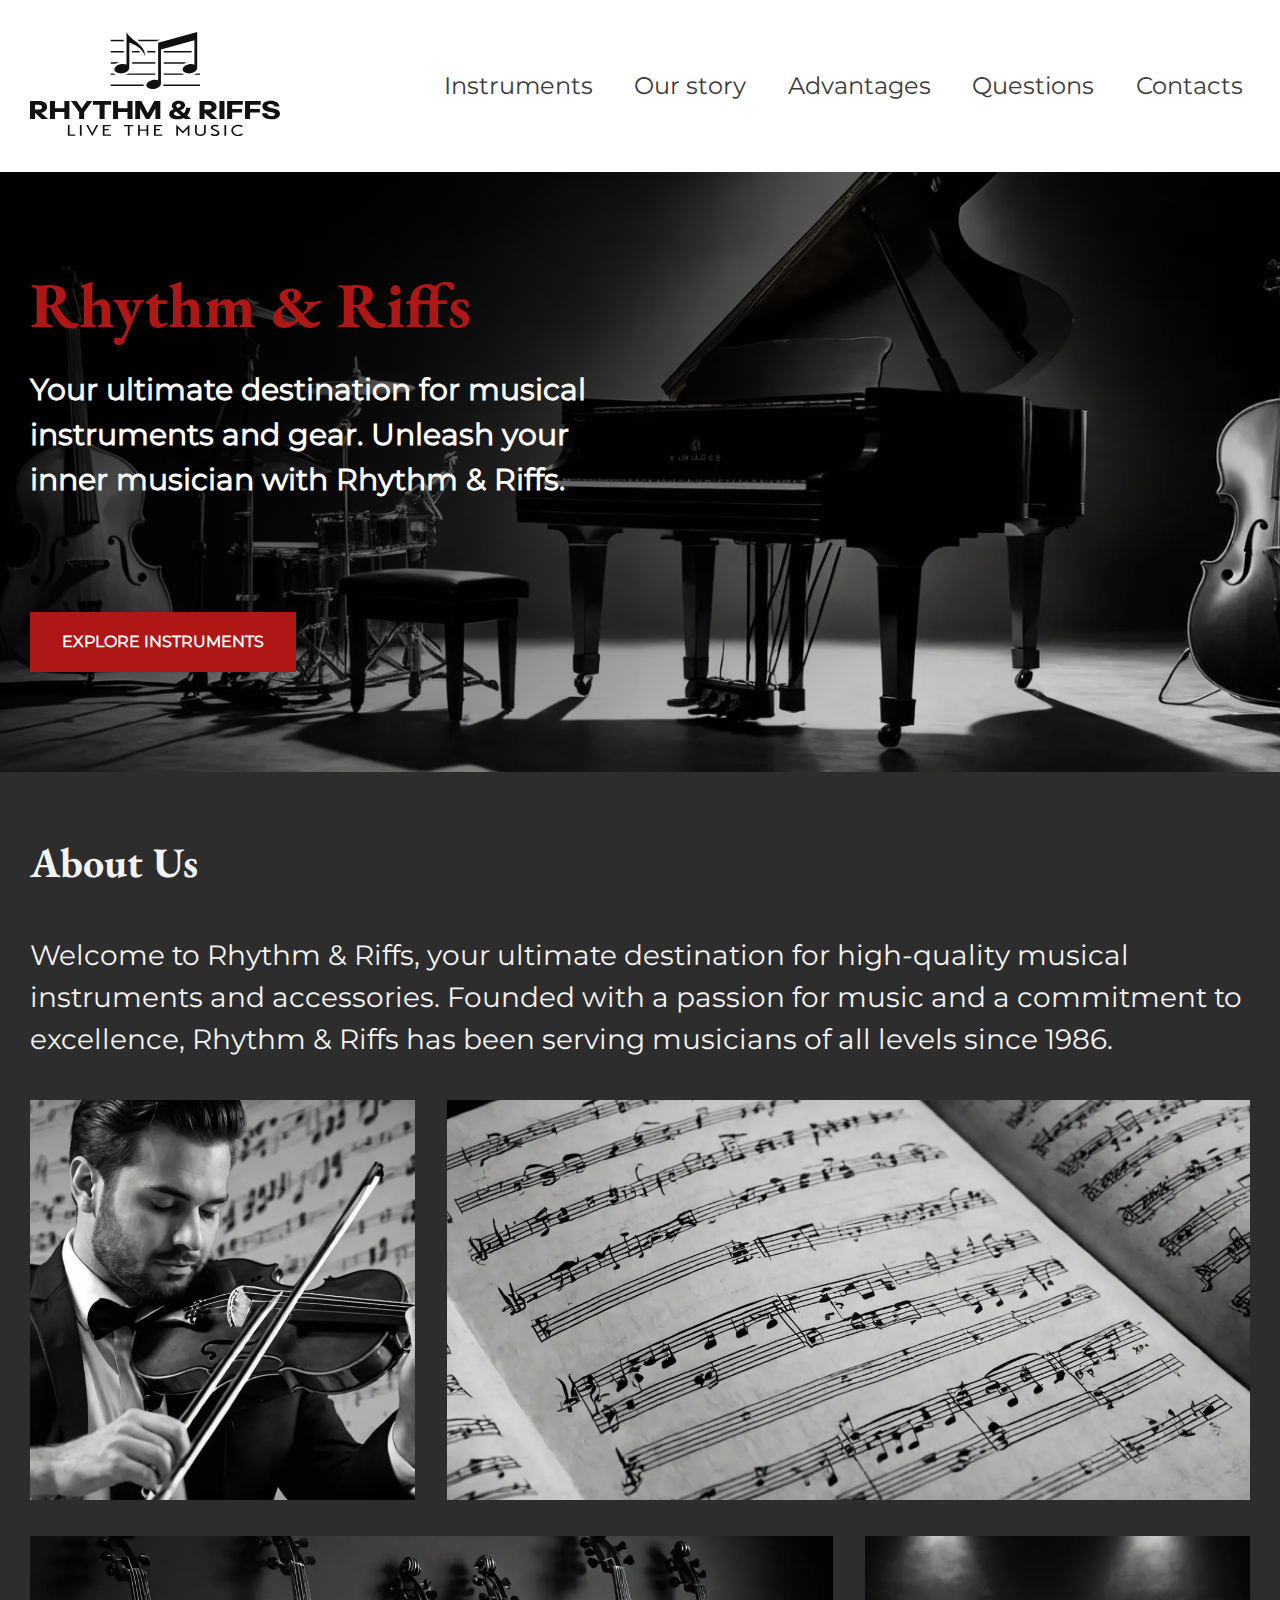
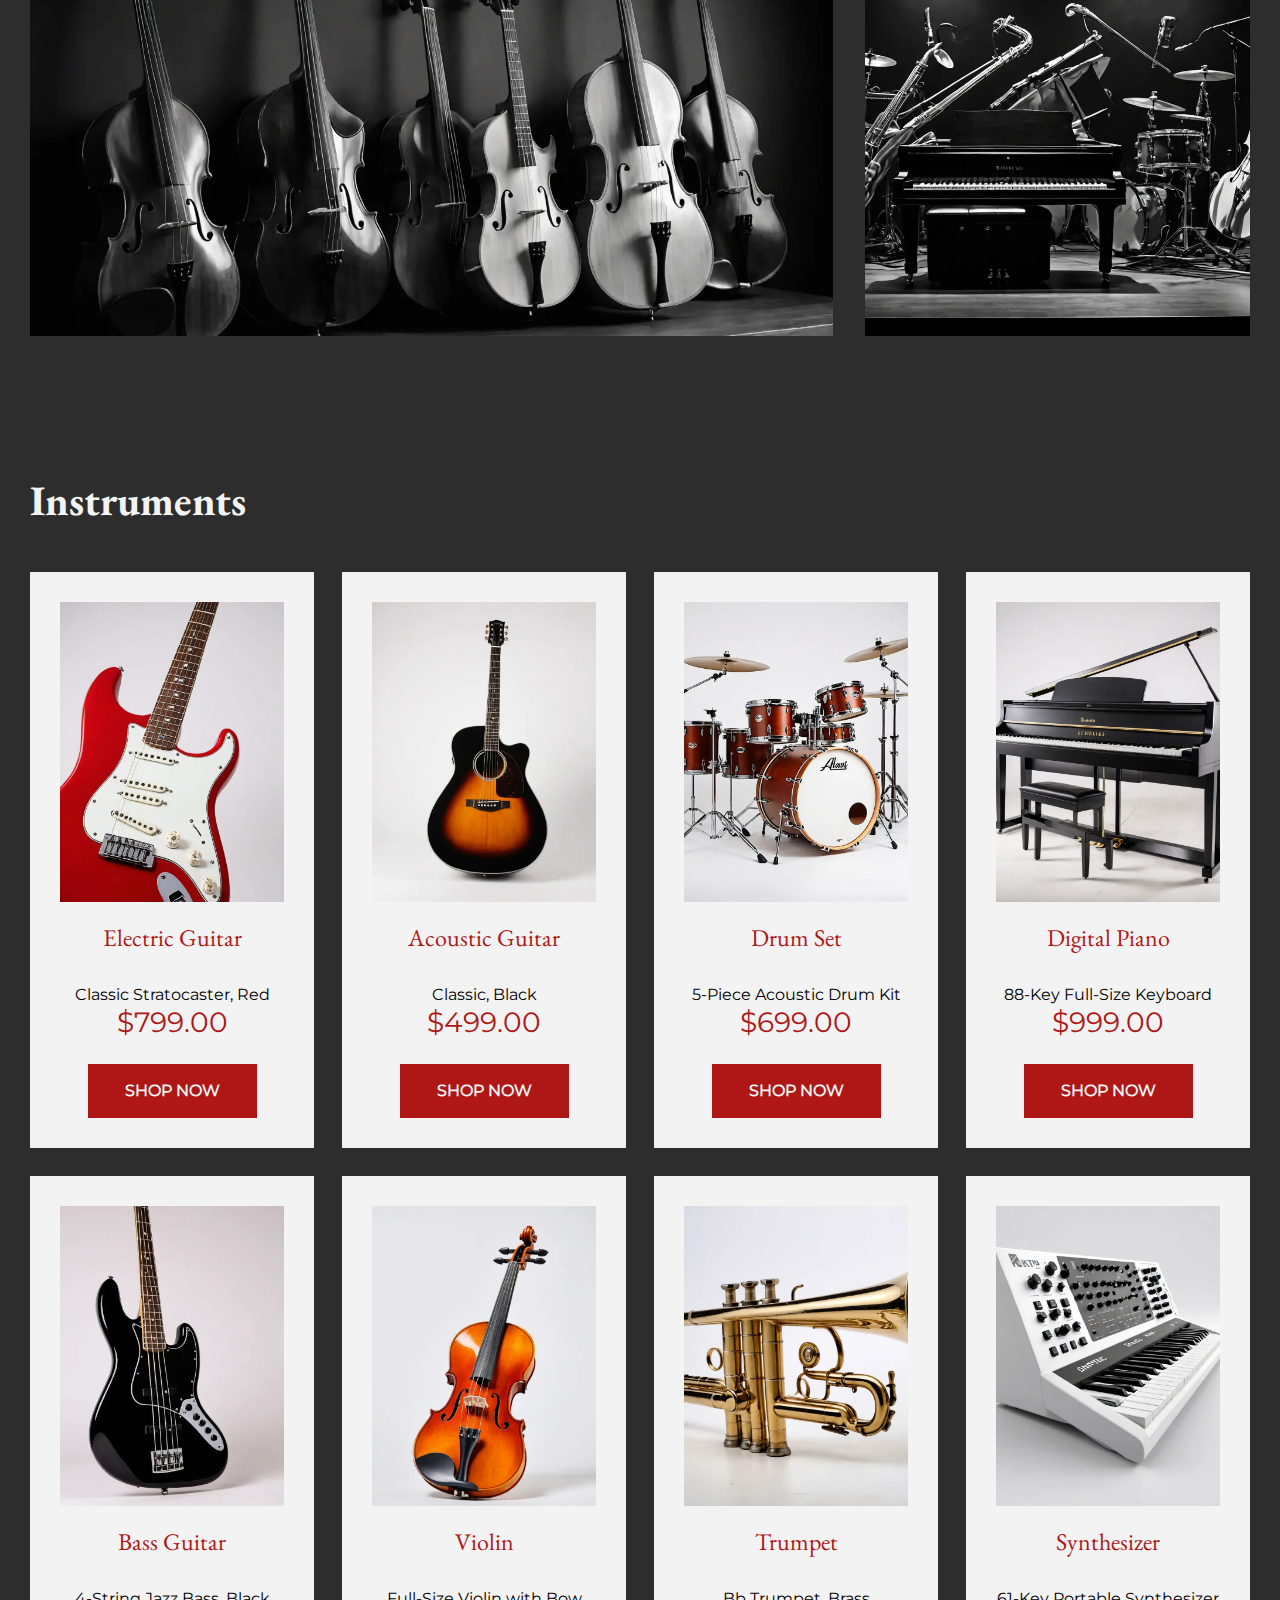
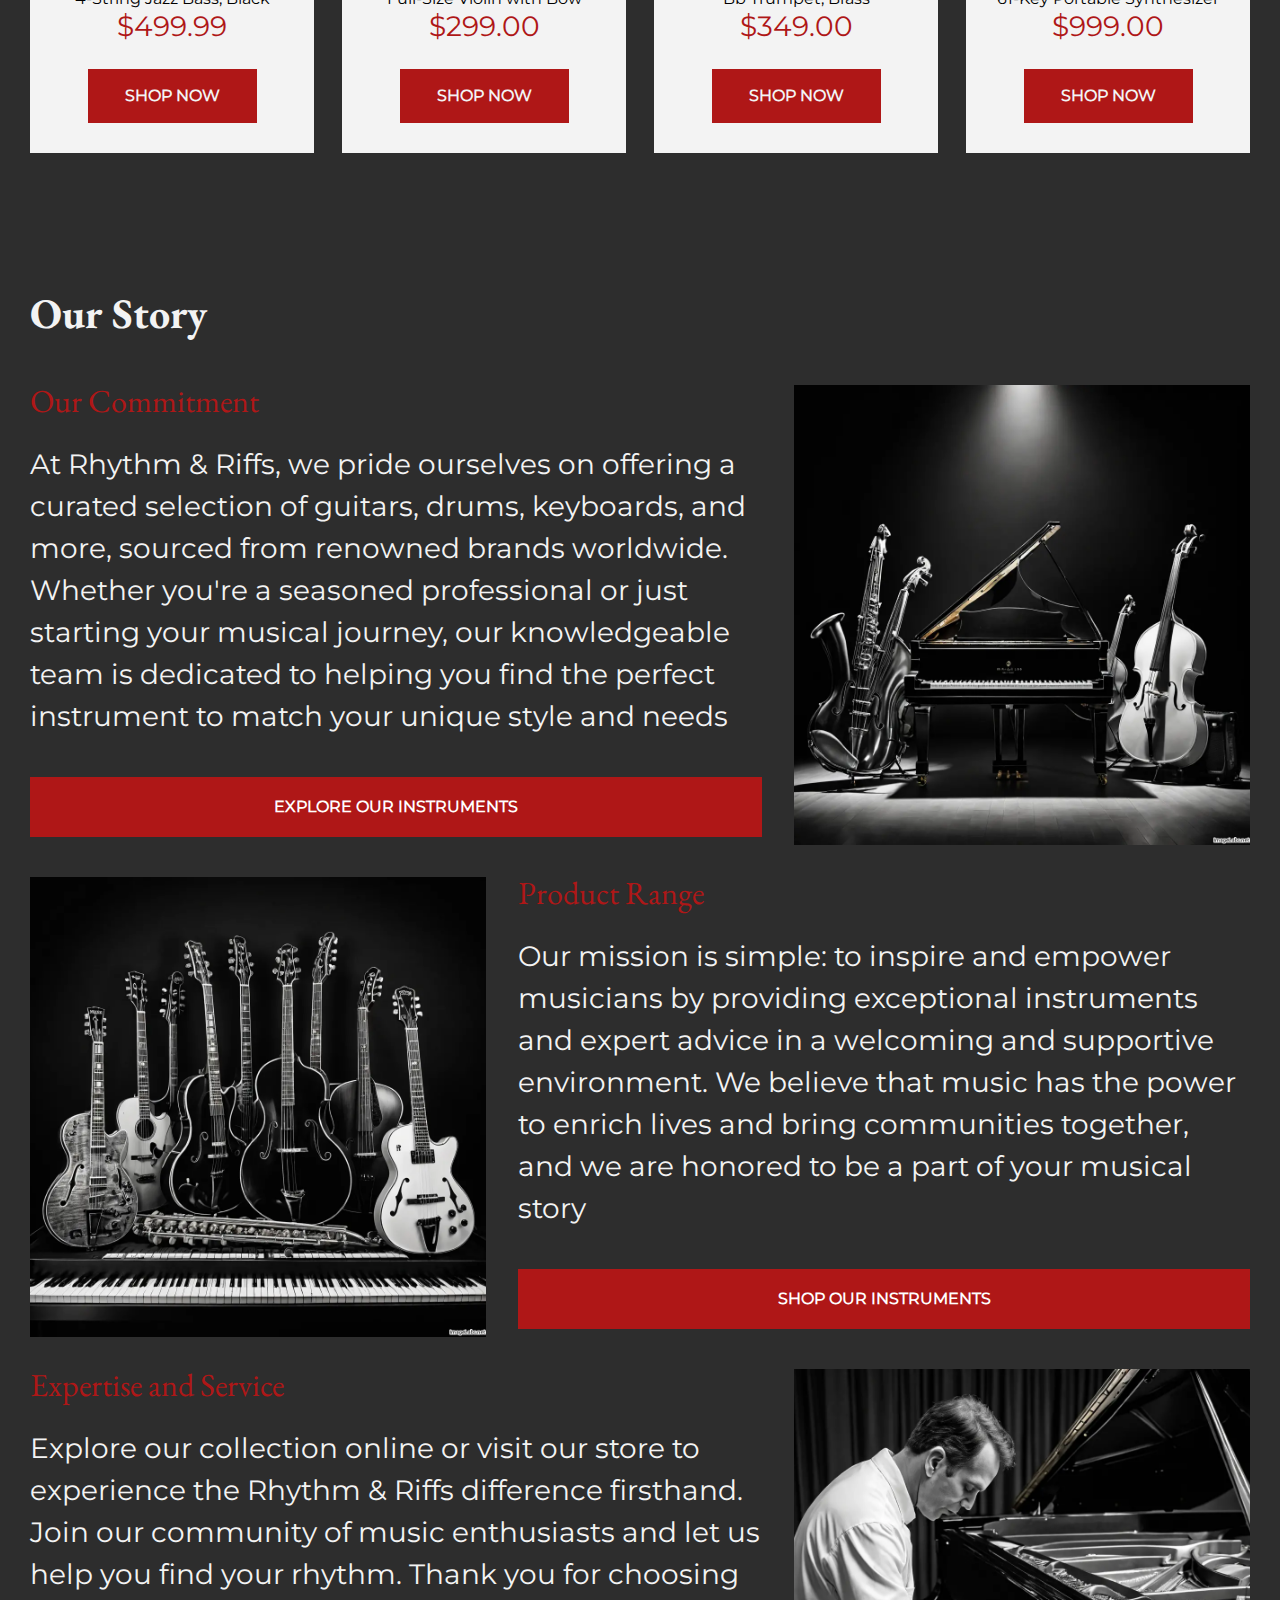
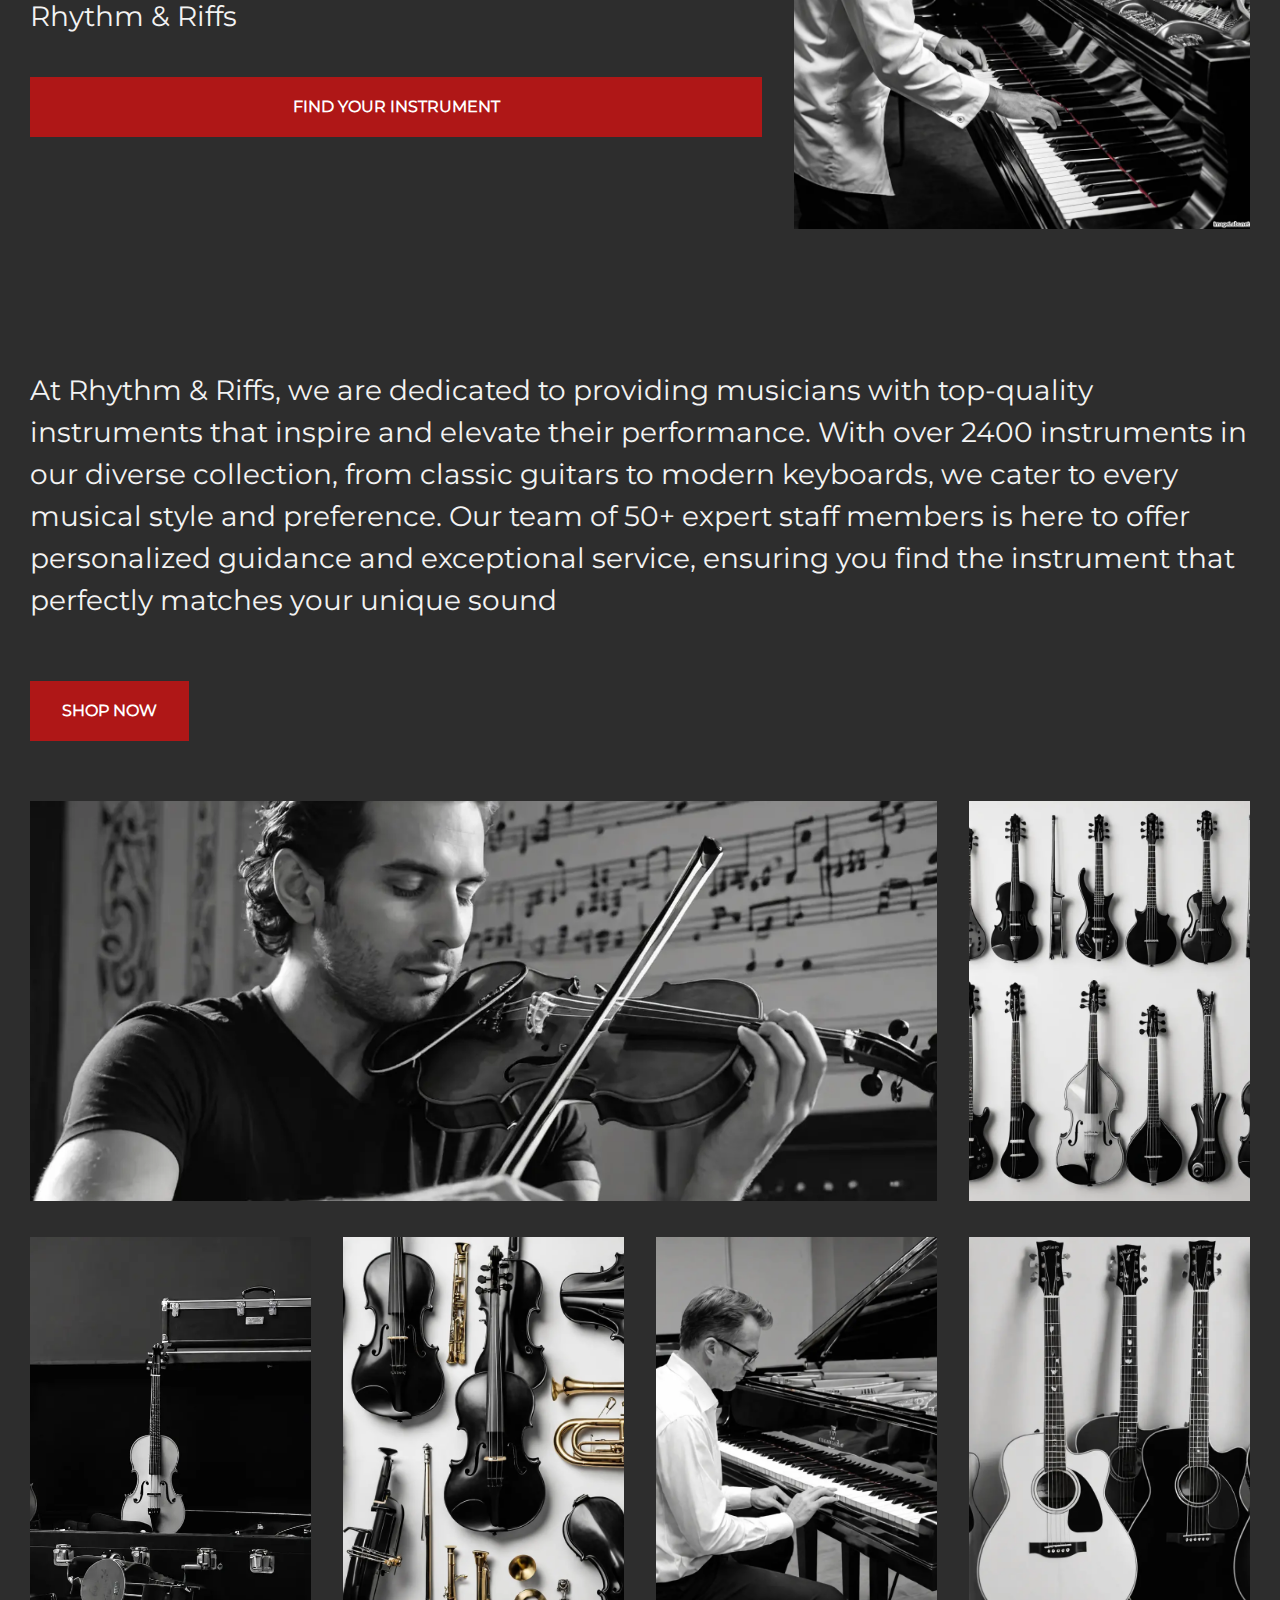
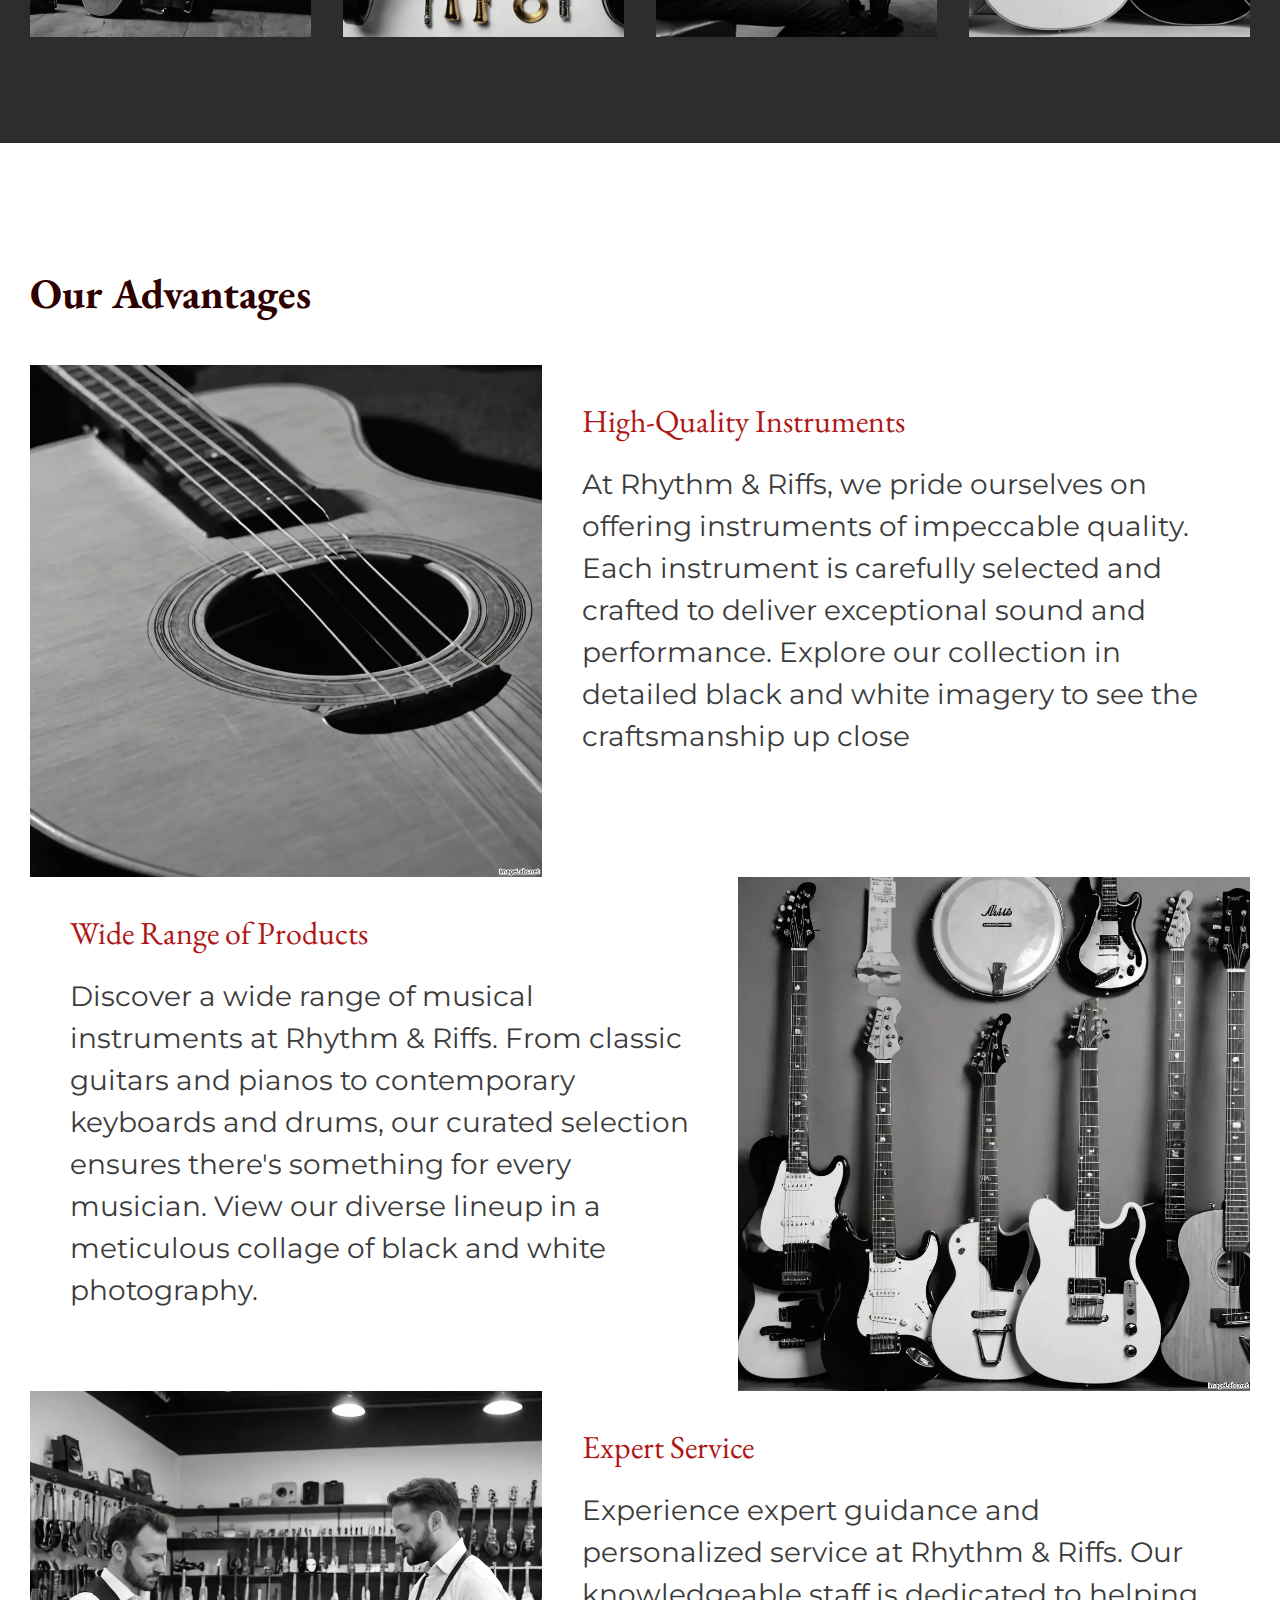
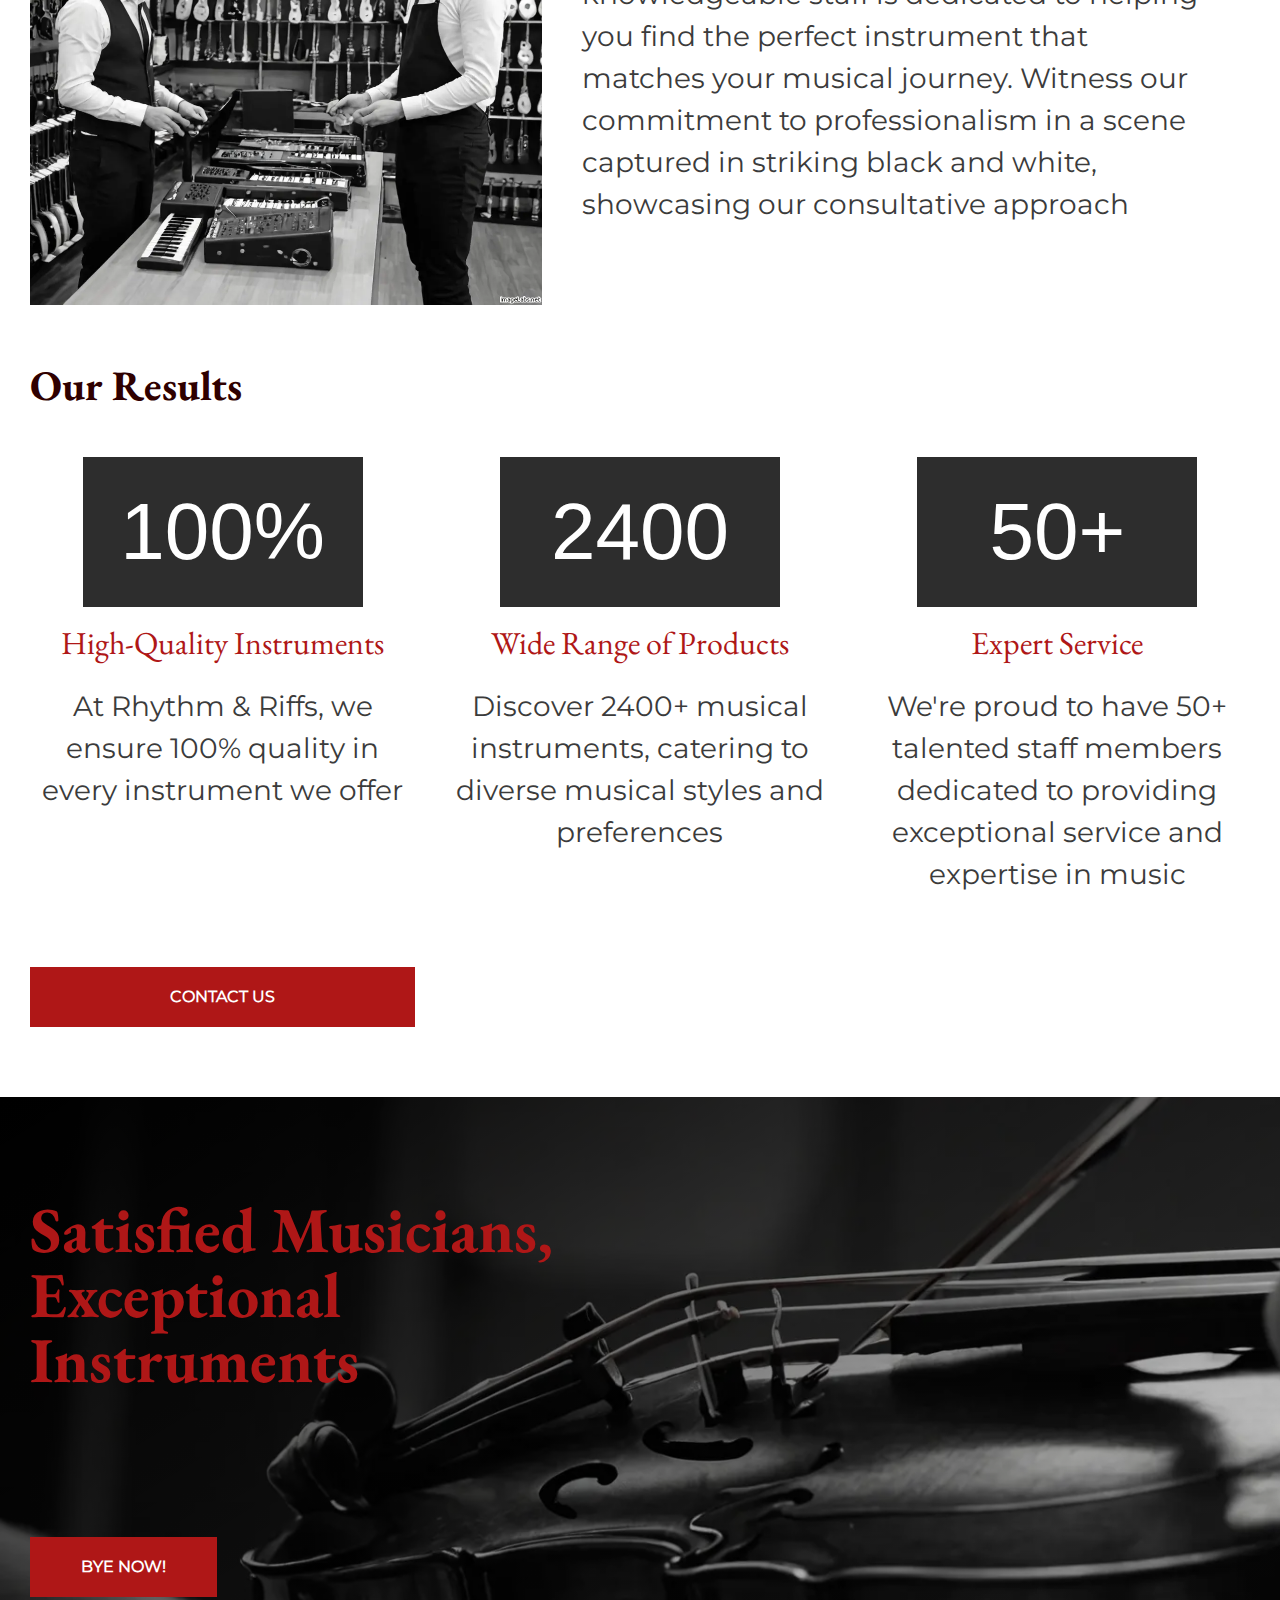
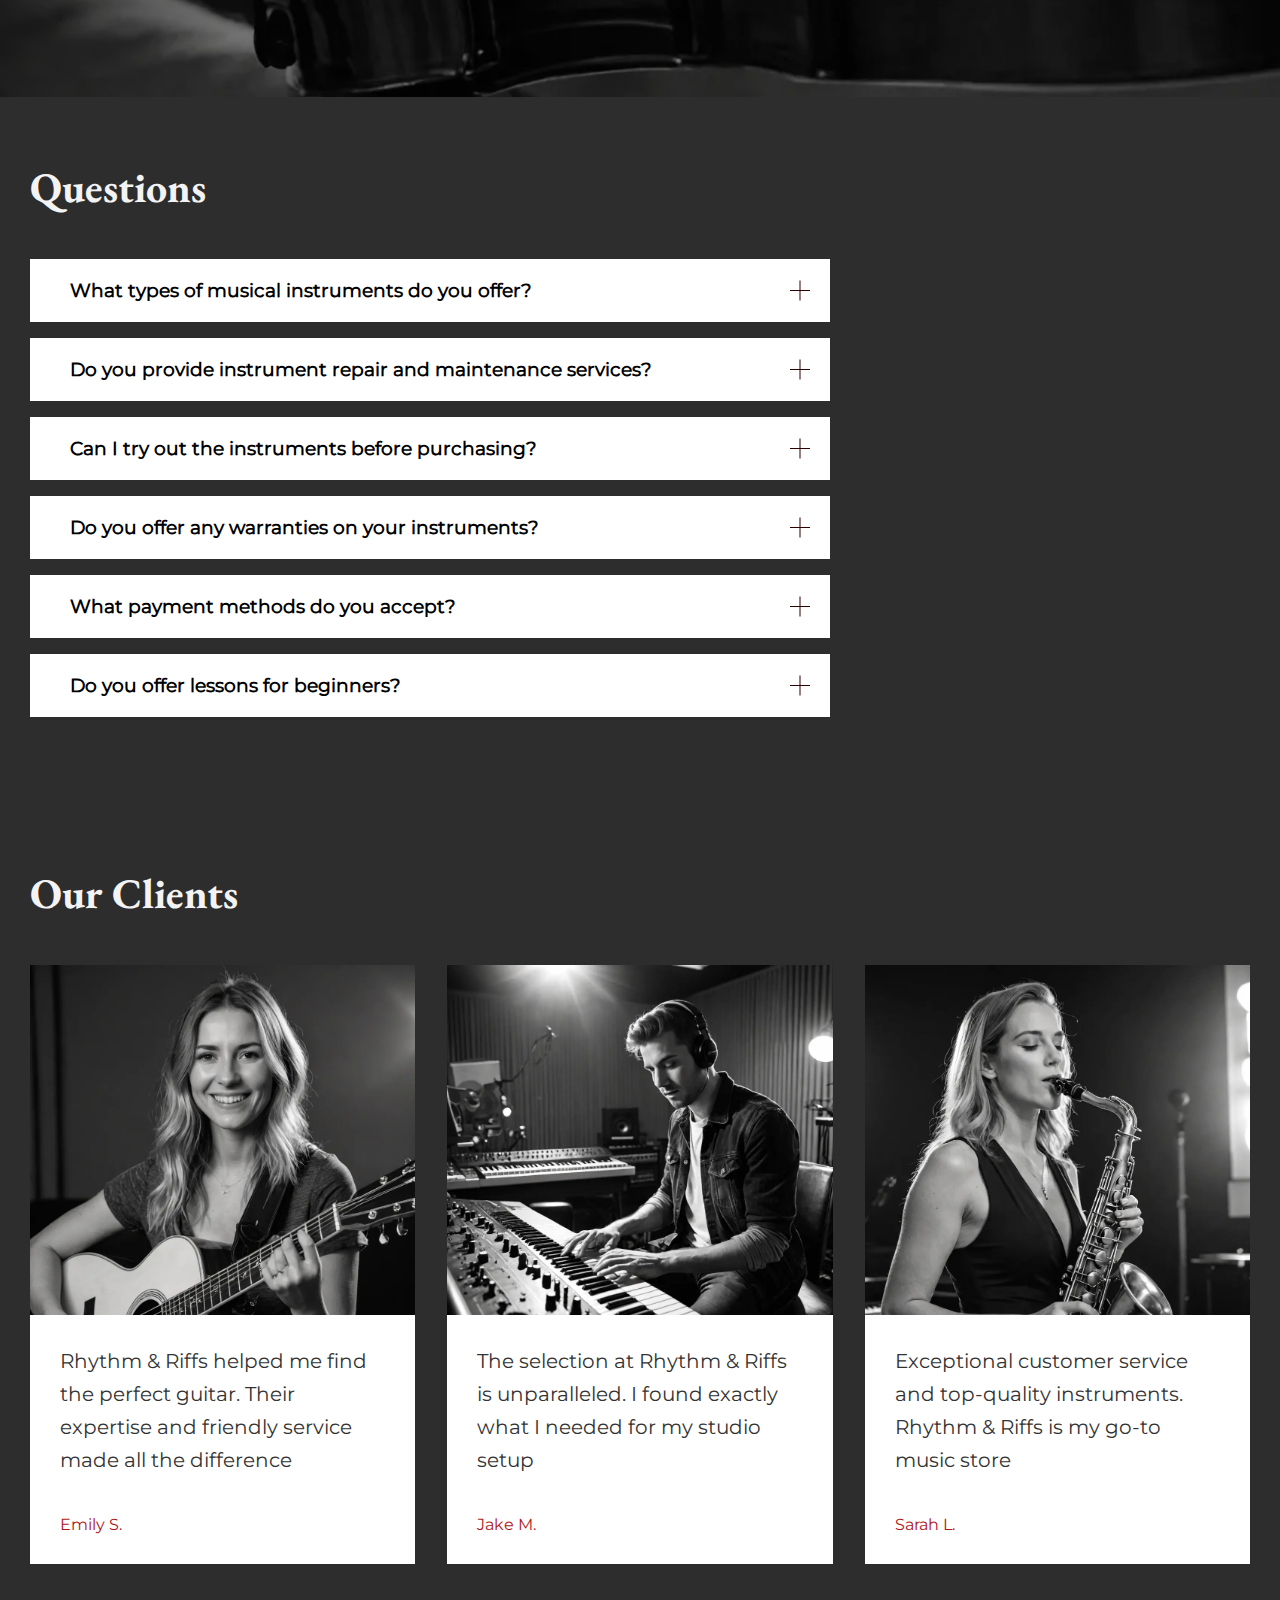
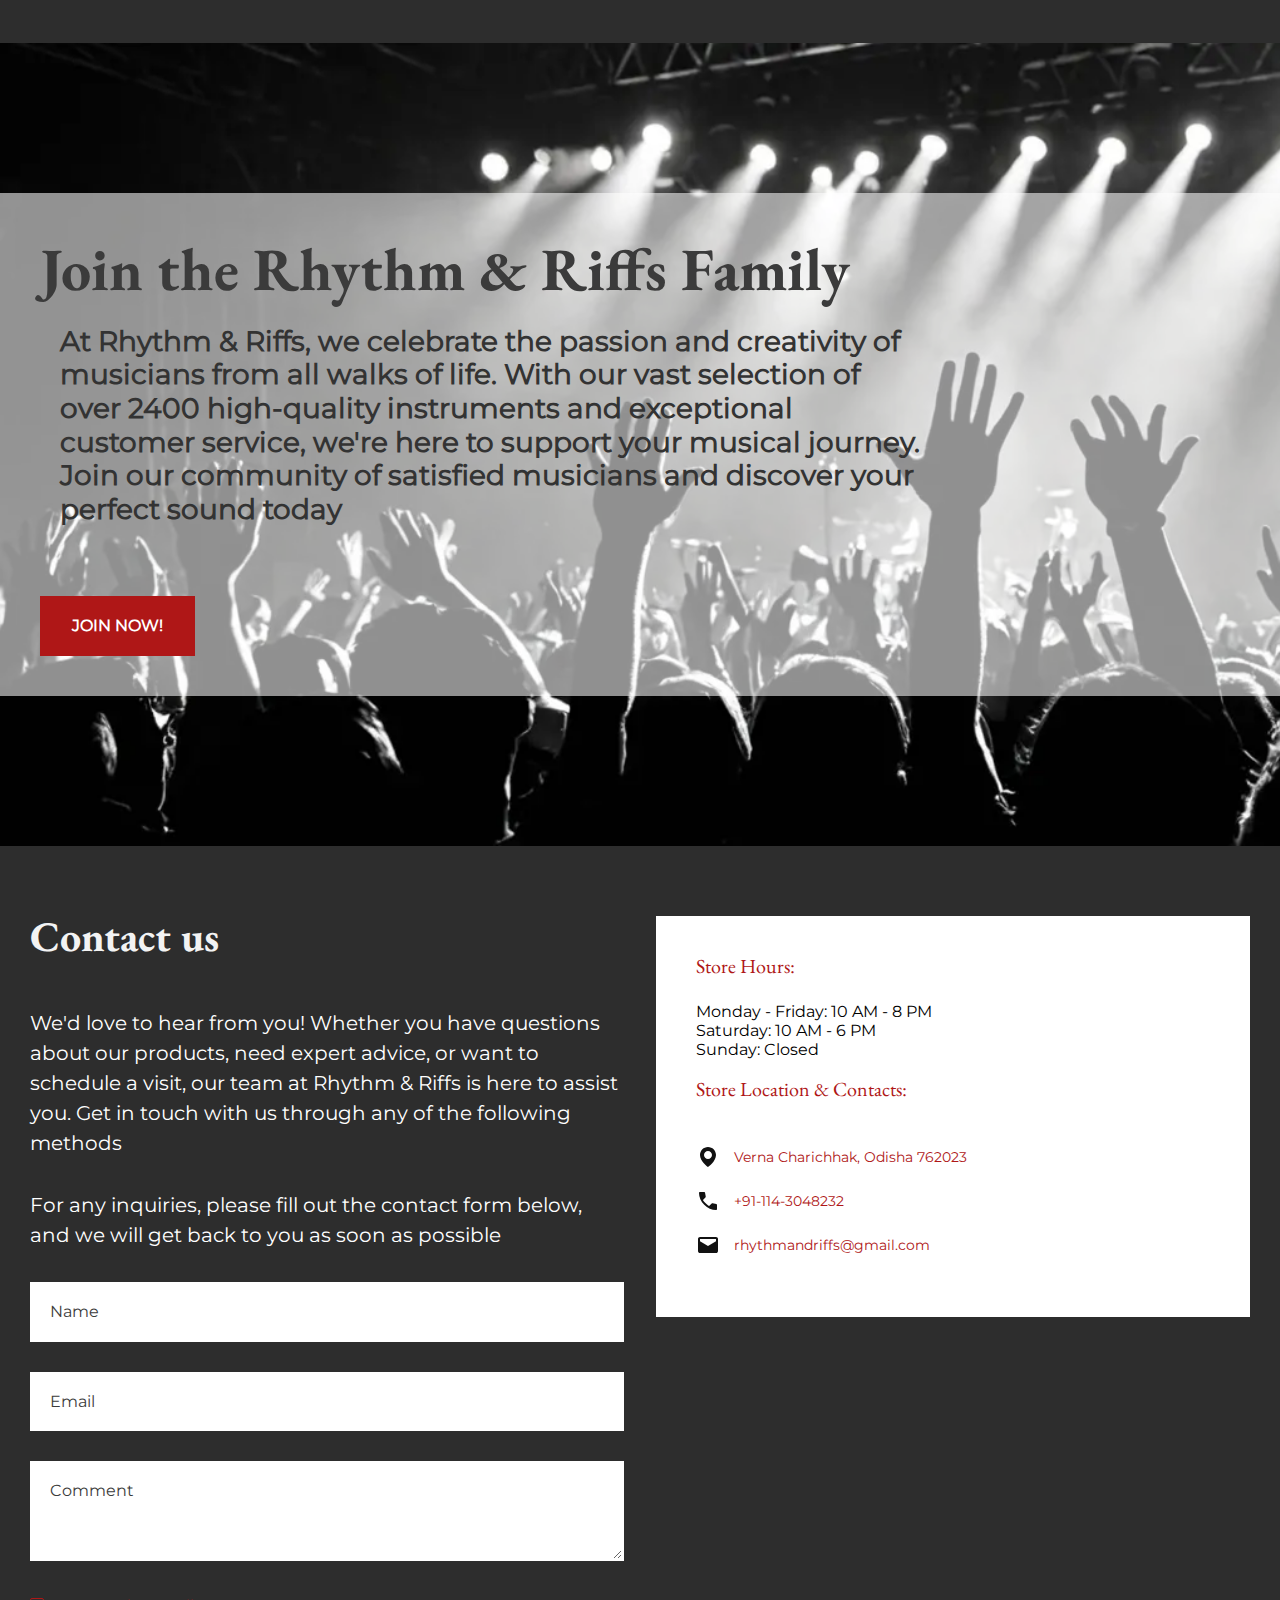
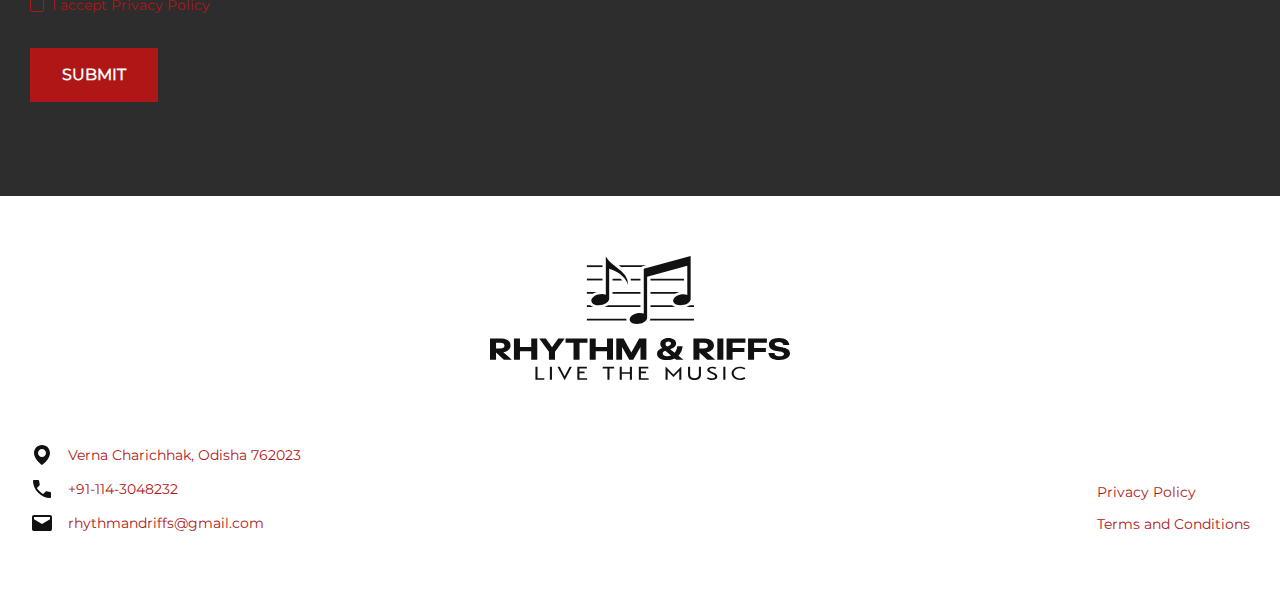
<file: index.html>
<!DOCTYPE html>
<html lang="en">
<head>
    <meta charset="UTF-8">
    <meta http-equiv="X-UA-Compatible" content="IE=edge">
    <meta name="viewport" content="width=device-width,initial-scale=1">
    <link href="images/favicon.svg" rel="shortcut icon" type="image/x-icon">
    <meta name="description"
          content="Rhythm & Riffs - Discover over 2400 high-quality musical instruments at Rhythm & Riffs. Our expert staff and exceptional service ensure you find the perfect instrument for your musical journey. Shop now and experience the difference!">
    <title>Rhythm & Riffs - Your Destination for Quality Musical Instruments and Expert Service</title>
    <link href="main.css" rel="stylesheet">
    <script src="app.js" defer="defer"></script>
</head>
<body>
<header class="header">
    <div class="header__main">
        <div class="container header__flex header__grid">
            <button class="header__burger" aria-label="Menu"></button>
            <div class="header__burger-menu">
                <button class="header__burger-cls" aria-label="Close"></button>
                <nav class="header__nav">
                    <ul class="header__menu">
                        <li class="header__menu-item"><a class="header__link" href="index.html#goods">Instruments</a>
                        </li>
                        <li class="header__menu-item"><a class="header__link" href="index.html#services">Our story</a>
                        </li>
                        <li class="header__menu-item"><a class="header__link" href="index.html#about-us">Advantages</a>
                        </li>
                        <li class="header__menu-item"><a class="header__link" href="index.html#faq">Questions</a></li>
                        <li class="header__menu-item"><a class="header__link" href="index.html#callback">Contacts</a>
                        </li>
                    </ul>
                </nav>
            </div>
            <a class="header__logo-link" href="index.html"><img class="header__logo" src="images/logo.svg"
                                                                alt="logo"></a>
            <nav class="header__nav">
                <ul class="header__menu">
                    <li class="header__menu-item"><a class="header__link" href="index.html#goods">Instruments</a></li>
                    <li class="header__menu-item"><a class="header__link" href="index.html#services">Our story</a></li>
                    <li class="header__menu-item"><a class="header__link" href="index.html#about-us">Advantages</a></li>
                    <li class="header__menu-item"><a class="header__link" href="index.html#faq">Questions</a></li>
                    <li class="header__menu-item"><a class="header__link" href="index.html#callback">Contacts</a></li>
                </ul>
            </nav>
        </div>
    </div>
</header>
<main class="main"><h1 class="header__title hidden">Rhythm & Riffs</h1>
    <section class="hero">
        <div class="swiper hero__swiper" id="swiper">
            <div class="swiper-wrapper hero__wrapper">
                <div class="swiper-slide hero__slide hero__slide_1">
                    <div class="container hero__container"><h2 class="hero__title">Rhythm & Riffs</h2>
                        <div class="hero__subtitle">Your ultimate destination for musical instruments and gear. Unleash
                            your inner musician with Rhythm & Riffs.
                        </div>
                        <a href="index.html#goods" class="hero__btn">Explore Instruments</a></div>
                </div>
            </div>
        </div>
    </section>
    <section class="gallary" id="gallary">
        <div class="container gallary__container"><h2 class="gallary__title title">About Us</h2>
            <p class="gallary__descr">Welcome to Rhythm & Riffs, your ultimate destination for high-quality musical
                instruments and accessories. Founded with a passion for music and a commitment to excellence, Rhythm &
                Riffs has been serving musicians of all levels since 1986.</p>
            <div class="swiper-wrapper">
                <div class="swiper-slide">
                    <div class="gallary__grid">
                        <div class="gallary__block">
                            <div class="gallary__item-img"><img class="gallary__img" src="images/gallary-1.webp"
                                                                alt="gallary-img"></div>
                        </div>
                        <div class="gallary__block">
                            <div class="gallary__item-img"><img class="gallary__img" src="images/gallary-2.webp"
                                                                alt="gallary-img"></div>
                        </div>
                        <div class="gallary__block">
                            <div class="gallary__item-img"><img class="gallary__img" src="images/gallary-3.webp"
                                                                alt="gallary-img"></div>
                        </div>
                        <div class="gallary__block">
                            <div class="gallary__item-img"><img class="gallary__img" src="images/gallary-4.webp"
                                                                alt="gallary-img"></div>
                        </div>
                    </div>
                </div>
            </div>
        </div>
    </section>
    <section class="goods" id="goods">
        <div class="container"><h2 class="goods__title title">Instruments</h2>
            <div class="goods__grid">
                <div class="goods__item"><img alt="product" class="goods__img" src="images/product-1.webp">
                    <h3 class="goods__item-title goods__item-title_partNumber">Electric Guitar</h3>
                    <div class="good__details">Classic Stratocaster, Red</div>
                    <div class="goods__price">$799.00</div>
                    <a class="goods__btn" href="index.html#callback">Shop Now</a></div>
                <div class="goods__item"><img alt="product" class="goods__img" src="images/product-2.webp">
                    <h3 class="goods__item-title goods__item-title_partNumber">Acoustic Guitar</h3>
                    <div class="good__details">Classic, Black</div>
                    <div class="goods__price">$499.00</div>
                    <a class="goods__btn" href="index.html#callback">Shop Now</a></div>
                <div class="goods__item"><img alt="product" class="goods__img" src="images/product-3.webp">
                    <h3 class="goods__item-title goods__item-title_partNumber">Drum Set</h3>
                    <div class="good__details">5-Piece Acoustic Drum Kit</div>
                    <div class="goods__price">$699.00</div>
                    <a class="goods__btn" href="index.html#callback">Shop Now</a></div>
                <div class="goods__item"><img alt="product" class="goods__img" src="images/product-4.webp">
                    <h3 class="goods__item-title goods__item-title_partNumber">Digital Piano</h3>
                    <div class="good__details">88-Key Full-Size Keyboard</div>
                    <div class="goods__price">$999.00</div>
                    <a class="goods__btn" href="index.html#callback">Shop Now</a></div>
                <div class="goods__item"><img alt="product" class="goods__img" src="images/product-5.webp">
                    <h3 class="goods__item-title goods__item-title_partNumber">Bass Guitar</h3>
                    <div class="good__details">4-String Jazz Bass, Black</div>
                    <div class="goods__price">$499.99</div>
                    <a class="goods__btn" href="index.html#callback">Shop Now</a></div>
                <div class="goods__item"><img alt="product" class="goods__img" src="images/product-6.webp">
                    <h3 class="goods__item-title goods__item-title_partNumber">Violin</h3>
                    <div class="good__details">Full-Size Violin with Bow</div>
                    <div class="goods__price">$299.00</div>
                    <a class="goods__btn" href="index.html#callback">Shop Now</a></div>
                <div class="goods__item"><img alt="product" class="goods__img" src="images/product-7.webp">
                    <h3 class="goods__item-title goods__item-title_partNumber">Trumpet</h3>
                    <div class="good__details">Bb Trumpet, Brass</div>
                    <div class="goods__price">$349.00</div>
                    <a class="goods__btn" href="index.html#callback">Shop Now</a></div>
                <div class="goods__item"><img alt="product" class="goods__img" src="images/product-8.webp">
                    <h3 class="goods__item-title goods__item-title_partNumber">Synthesizer</h3>
                    <div class="good__details">61-Key Portable Synthesizer</div>
                    <div class="goods__price">$999.00</div>
                    <a class="goods__btn" href="index.html#callback">Shop Now</a></div>
            </div>
        </div>
    </section>
    <section class="about" id="services">
        <div class="container about__container"><h2 class="about__title title">Our Story</h2>
            <div class="about__grid">
                <div class="about__block">
                    <div class="about__item"><h3 class="about__title">Our Commitment</h3>
                        <p class="about__descr">At Rhythm & Riffs, we pride ourselves on offering a curated selection of
                            guitars, drums, keyboards, and more, sourced from renowned brands worldwide. Whether you're
                            a seasoned professional or just starting your musical journey, our knowledgeable team is
                            dedicated to helping you find the perfect instrument to match your unique style and
                            needs</p><a href="index.html#callback" class="about__link">Explore Our Instruments</a></div>
                    <div class="about__item-img"><img class="about__img" src="images/services-1.webp" alt="about-img">
                    </div>
                </div>
                <div class="about__block">
                    <div class="about__item"><h3 class="about__title">Product Range</h3>
                        <p class="about__descr">Our mission is simple: to inspire and empower musicians by providing
                            exceptional instruments and expert advice in a welcoming and supportive environment. We
                            believe that music has the power to enrich lives and bring communities together, and we are
                            honored to be a part of your musical story</p><a href="index.html#callback"
                                                                             class="about__link">Shop Our
                            Instruments</a></div>
                    <div class="about__item-img"><img class="about__img" src="images/services-2.webp" alt="about-img">
                    </div>
                </div>
                <div class="about__block">
                    <div class="about__item"><h3 class="about__title">Expertise and Service</h3>
                        <p class="about__descr">Explore our collection online or visit our store to experience the
                            Rhythm & Riffs difference firsthand. Join our community of music enthusiasts and let us help
                            you find your rhythm. Thank you for choosing Rhythm & Riffs</p><a href="index.html#callback"
                                                                                              class="about__link">Find
                            Your Instrument</a></div>
                    <div class="about__item-img"><img class="about__img" src="images/services-3.webp" alt="about-img">
                    </div>
                </div>
            </div>
        </div>
    </section>
    <section class="gallary-2">
        <div class="container gallary-2__container"><h2 class="gallary-2__title">At Rhythm & Riffs, we are dedicated to
            providing musicians with top-quality instruments that inspire and elevate their performance. With over 2400
            instruments in our diverse collection, from classic guitars to modern keyboards, we cater to every musical
            style and preference. Our team of 50+ expert staff members is here to offer personalized guidance and
            exceptional service, ensuring you find the instrument that perfectly matches your unique sound</h2><a
                href="index.html#callback" class="gallary-2__link">Shop Now</a>
            <div class="gallary-2__grid">
                <div class="gallary-2__block">
                    <div class="gallary-2__item-img"><img class="gallary-2__img" src="images/photo-1.webp"
                                                          alt="gallary-2-img"></div>
                </div>
                <div class="gallary-2__block">
                    <div class="gallary-2__item-img"><img class="gallary-2__img" src="images/photo-2.webp"
                                                          alt="gallary-2-img"></div>
                </div>
                <div class="gallary-2__block">
                    <div class="gallary-2__item-img"><img class="gallary-2__img" src="images/photo-3.webp"
                                                          alt="gallary-2-img"></div>
                </div>
                <div class="gallary-2__block">
                    <div class="gallary-2__item-img"><img class="gallary-2__img" src="images/photo-4.webp"
                                                          alt="gallary-2-img"></div>
                </div>
                <div class="gallary-2__block">
                    <div class="gallary-2__item-img"><img class="gallary-2__img" src="images/photo-5.webp"
                                                          alt="gallary-2-img"></div>
                </div>
                <div class="gallary-2__block">
                    <div class="gallary-2__item-img"><img class="gallary-2__img" src="images/photo-6.webp"
                                                          alt="gallary-2-img"></div>
                </div>
            </div>
        </div>
    </section>
    <section class="about-us" id="about-us">
        <div class="container">
            <div class="about-us__adv"><h2 class="subtitle">Our Advantages</h2>
                <div class="about-us__wrapper">
                    <div class="about-us__b"><img src="images/about-1.webp" alt="Advantages 1">
                        <div class="about-us__adv-block"><h3>High-Quality Instruments</h3>
                            <p>At Rhythm & Riffs, we pride ourselves on offering instruments of impeccable quality. Each
                                instrument is carefully selected and crafted to deliver exceptional sound and
                                performance. Explore our collection in detailed black and white imagery to see the
                                craftsmanship up close</p></div>
                    </div>
                    <div class="about-us__b"><img src="images/about-2.webp" alt="Advantages 2">
                        <div class="about-us__adv-block"><h3>Wide Range of Products</h3>
                            <p>Discover a wide range of musical instruments at Rhythm & Riffs. From classic guitars and
                                pianos to contemporary keyboards and drums, our curated selection ensures there's
                                something for every musician. View our diverse lineup in a meticulous collage of black
                                and white photography.</p></div>
                    </div>
                    <div class="about-us__b"><img src="images/about-3.webp" alt="Advantages 3">
                        <div class="about-us__adv-block"><h3>Expert Service</h3>
                            <p>Experience expert guidance and personalized service at Rhythm & Riffs. Our knowledgeable
                                staff is dedicated to helping you find the perfect instrument that matches your musical
                                journey. Witness our commitment to professionalism in a scene captured in striking black
                                and white, showcasing our consultative approach</p></div>
                    </div>
                </div>
            </div>
            <div class="about-us__descr"><h2 class="subtitle">Our Results</h2>
                <div class="about-us__grid">
                    <div class="about-us__block">
                        <div class="about-us__number">100%</div>
                        <h3>High-Quality Instruments</h3>
                        <p>At Rhythm & Riffs, we ensure 100% quality in every instrument we offer</p></div>
                    <div class="about-us__block">
                        <div class="about-us__number">2400</div>
                        <h3>Wide Range of Products</h3>
                        <p>Discover 2400+ musical instruments, catering to diverse musical styles and preferences</p>
                    </div>
                    <div class="about-us__block">
                        <div class="about-us__number">50+</div>
                        <h3>Expert Service</h3>
                        <p>We're proud to have 50+ talented staff members dedicated to providing exceptional service and
                            expertise in music</p></div>
                    <a href="index.html#callback" class="about-us__btn btn">Contact us</a></div>
            </div>
        </div>
    </section>
    <section class="hero">
        <div class="swiper hero__swiper" id="swiper1">
            <div class="swiper-wrapper hero__wrapper">
                <div class="swiper-slide hero__slide hero__slide_3">
                    <div class="container hero__container"><h2 class="hero__title">Satisfied Musicians, Exceptional
                        Instruments</h2><a href="index.html#callback" class="hero__btn">Bye Now!</a></div>
                </div>
            </div>
            <div class="swiper-pagination"></div>
        </div>
    </section>
    <section class="faq" id="faq">
        <div class="container"><h2 class="subtitle">Questions</h2>
            <div class="faq__item"><h3 class="faq__question">What types of musical instruments do you offer?</h3>
                <p class="faq__answer">We offer a wide range of musical instruments, including guitars, keyboards,
                    drums, brass and woodwind instruments, string instruments, and more. With over 2400 instruments in
                    our collection, we have something for every musician</p></div>
            <div class="faq__item"><h3 class="faq__question">Do you provide instrument repair and maintenance
                services?</h3>
                <p class="faq__answer">Yes, we offer expert repair and maintenance services for all types of musical
                    instruments. Our team of skilled technicians is dedicated to keeping your instruments in top
                    condition</p></div>
            <div class="faq__item"><h3 class="faq__question">Can I try out the instruments before purchasing?</h3>
                <p class="faq__answer">Absolutely! We encourage you to visit our store and try out any instrument you're
                    interested in. Our knowledgeable staff will be happy to assist you and provide any information you
                    need</p></div>
            <div class="faq__item"><h3 class="faq__question">Do you offer any warranties on your instruments?</h3>
                <p class="faq__answer">Yes, we offer warranties on many of our instruments. The terms and duration of
                    the warranty vary by product and brand. Please ask our staff for specific details regarding
                    warranties on the instruments you are interested in.</p></div>
            <div class="faq__item"><h3 class="faq__question">What payment methods do you accept?</h3>
                <p class="faq__answer">We accept a variety of payment methods, including credit and debit cards, PayPal,
                    and bank transfers. We also offer financing options to help make your purchase more affordable.</p>
            </div>
            <div class="faq__item"><h3 class="faq__question">Do you offer lessons for beginners?</h3>
                <p class="faq__answer">Yes, we offer music lessons for beginners as well as for more advanced players.
                    Our experienced instructors can help you learn and improve your skills on a variety of instruments.
                    Contact us to schedule a lesson</p></div>
        </div>
    </section>
    <section class="review" id="review">
        <div class="container review__container"><h2 class="review__title title">Our Clients</h2>
            <div class="swiper review__swiper" id="swiper-review">
                <div class="swiper-wrapper review__wrapper">
                    <div class="swiper-slide review__slide review__slide_1">
                        <div class="review__img"></div>
                        <div class="review__block"><p class="review__descr">Rhythm & Riffs helped me find the perfect
                            guitar. Their expertise and friendly service made all the difference</p><span
                                class="review__link">Emily S.</span></div>
                    </div>
                    <div class="swiper-slide review__slide review__slide_2">
                        <div class="review__img"></div>
                        <div class="review__block"><p class="review__descr">The selection at Rhythm & Riffs is
                            unparalleled. I found exactly what I needed for my studio setup</p><span
                                class="review__link">Jake M.</span></div>
                    </div>
                    <div class="swiper-slide review__slide review__slide_3">
                        <div class="review__img"></div>
                        <div class="review__block"><p class="review__descr">Exceptional customer service and top-quality
                            instruments. Rhythm & Riffs is my go-to music store</p><span
                                class="review__link">Sarah L.</span></div>
                    </div>
                </div>
            </div>
        </div>
    </section>
    <section class="banner" id="banner">
        <div class="container"><h2 class="banner__title">Join the Rhythm & Riffs Family</h2>
            <p class="banner__descr">At Rhythm & Riffs, we celebrate the passion and creativity of musicians from all
                walks of life. With our vast selection of over 2400 high-quality instruments and exceptional customer
                service, we're here to support your musical journey. Join our community of satisfied musicians and
                discover your perfect sound today</p><a href="index.html#callback" class="banner__btn">Join Now!</a>
        </div>
    </section>
    <section class="callback" id="callback">
        <div class="container callback__grid">
            <div class="callback__block callback__block_1"><h2 class="callback__title">Contact us</h2><span
                    class="callback__descr">We'd love to hear from you! Whether you have questions about our products, need expert advice, or want to schedule a visit, our team at Rhythm & Riffs is here to assist you. Get in touch with us through any of the following methods </span><span
                    class="callback__descr">For any inquiries, please fill out the contact form below, and we will get back to you as soon as possible</span>
                <form class="callback__form" action="thanks_form.php" id="form" method="post">
                    <div class="callback__area-input"><input class="callback__input" id="name" type="text" name="name"
                                                             placeholder="Name" required></div>
                    <div class="callback__area-input"><input class="callback__input" id="mail" type="email" name="mail"
                                                             placeholder="Email" required></div>
                    <div class="callback__area-input"><textarea class="callback__input" id="message" name="message"
                                                                placeholder="Comment" required></textarea></div>
                    <div class="callback__area-input"><label class="callback__label"><input class="callback__checkbox"
                                                                                            id="agree" type="checkbox"
                                                                                            name="privacy" value="on"
                                                                                            > <span
                            class="callback__check"></span> <a class="callback__link" href="privacy-policy.html">I
                        accept Privacy Policy</a></label></div>
                    <button class="callback__btn" type="submit">SUBMIT</button>
                </form>
            </div>
            <div class="callback__block callback__block_2">
                <ul class="callback__nav">
                    <li class="callback__item callback__item_column"><h2 class="callback__subtitle">Store Hours:</h2>
                        <div class="callback__time">Monday - Friday: 10 AM - 8 PM</div>
                        <div class="callback__time">Saturday: 10 AM - 6 PM</div>
                        <div class="callback__time">Sunday: Closed</div>
                    </li>
                    <li class="callback__item"><h2 class="callback__subtitle">Store Location & Contacts:</h2></li>
                    <li class="callback__item"><span class="map"></span> <a class="callback__link"
                                                                            href="https://maps.app.goo.gl/wQLgQxj6bzBxrEtd7"
                                                                            target="_blank">Verna Charichhak, Odisha
                        762023</a></li>
                    <li class="callback__item"><span class="phone"></span> <a class="callback__link"
                                                                              href="tel:+911143048232">+91-114-3048232</a>
                    </li>
                    <li class="callback__item"><span class="mail"></span> <a class="callback__link"
                                                                             href="mailto:rhythmandriffs@gmail.com">rhythmandriffs@gmail.com</a>
                    </li>
                </ul>
            </div>
        </div>
    </section>
</main>
<footer class="footer" id="footer">
    <div class="footer__top">
        <div class="container footer__container footer__grid">
            <div class="footer__block footer__block_social"><img class="footer__logo" width="187" height="27"
                                                                 src="images/logo.svg" alt="logo"></div>
            <div class="footer__block-links">
                <div class="footer__block">
                    <ul class="footer__nav">
                        <li class="footer__item"><a class="footer__link" href="privacy-policy.html">Privacy Policy</a>
                        </li>
                        <li class="footer__item"><a class="footer__link" href="terms-conditions.html">Terms and
                            Conditions</a></li>
                    </ul>
                </div>
                <div class="footer__block">
                    <ul class="footer__nav">
                        <li class="footer__item"><span class="map"></span> <a class="footer__link"
                                                                              href="https://maps.app.goo.gl/wQLgQxj6bzBxrEtd7"
                                                                              target="_blank">Verna Charichhak, Odisha
                            762023</a></li>
                        <li class="footer__item"><span class="phone"></span> <a class="footer__link"
                                                                                href="tel:+911143048232">+91-114-3048232</a>
                        </li>
                        <li class="footer__item"><span class="mail"></span> <a class="footer__link"
                                                                               href="mailto:rhythmandriffs@gmail.com">rhythmandriffs@gmail.com</a>
                        </li>
                    </ul>
                </div>
            </div>
        </div>
    </div>
</footer>
</body>
</html>
</file>
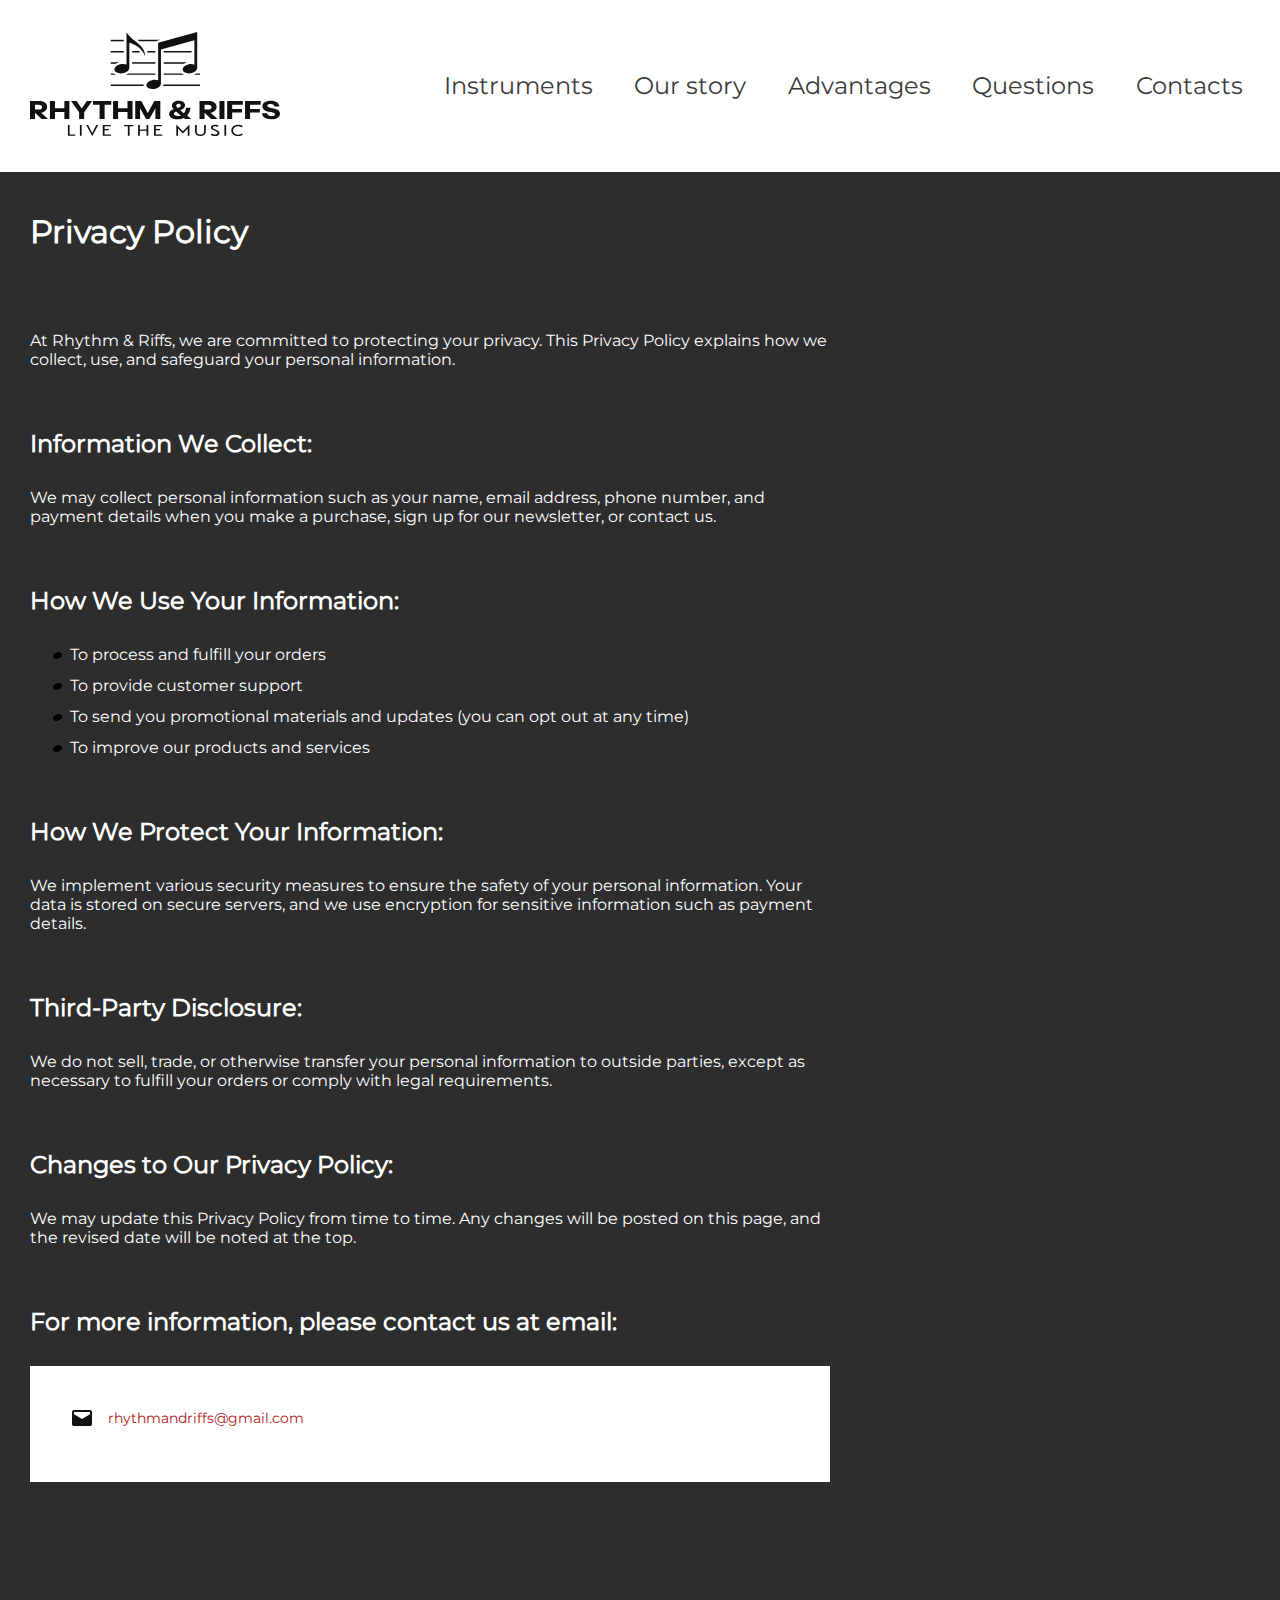
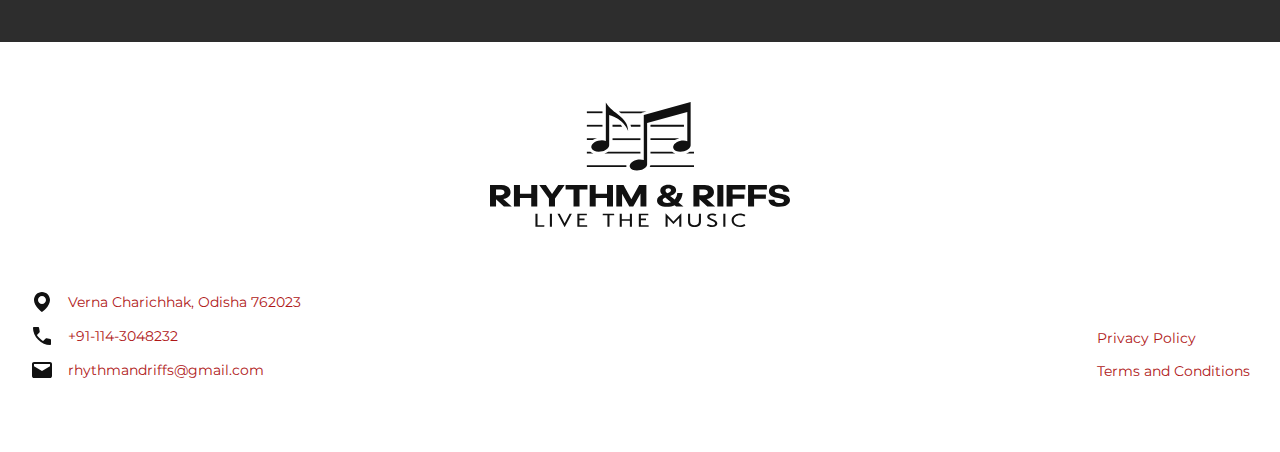
<file: privacy-policy.html>
<!DOCTYPE html>
<html lang="en">
<head>
    <meta charset="UTF-8">
    <meta http-equiv="X-UA-Compatible" content="IE=edge">
    <meta name="viewport" content="width=device-width,initial-scale=1">
    <meta name="description"
          content="Learn how Rhythm & Riffs protects your personal information. Our Privacy Policy outlines the collection, use, and safeguarding of your data to ensure a secure browsing experience.">
    <title>Rhythm & Riffs - Privacy Policy</title>
    <link href="images/favicon.svg" rel="shortcut icon" type="image/x-icon">
    <link href="main.css" rel="stylesheet">
    <script src="app.js" defer="defer"></script>
</head>
<body>
<header class="header">
    <div class="header__main">
        <div class="container header__flex header__grid">
            <button class="header__burger" aria-label="Menu"></button>
            <div class="header__burger-menu">
                <button class="header__burger-cls" aria-label="Close"></button>
                <nav class="header__nav">
                    <ul class="header__menu">
                        <li class="header__menu-item"><a class="header__link" href="index.html#goods">Instruments</a>
                        </li>
                        <li class="header__menu-item"><a class="header__link" href="index.html#services">Our story</a>
                        </li>
                        <li class="header__menu-item"><a class="header__link" href="index.html#about-us">Advantages</a>
                        </li>
                        <li class="header__menu-item"><a class="header__link" href="index.html#faq">Questions</a></li>
                        <li class="header__menu-item"><a class="header__link" href="index.html#callback">Contacts</a>
                        </li>
                    </ul>
                </nav>
            </div>
            <a class="header__logo-link" href="index.html"><img class="header__logo" src="images/logo.svg"
                                                                alt="logo"></a>
            <nav class="header__nav">
                <ul class="header__menu">
                    <li class="header__menu-item"><a class="header__link" href="index.html#goods">Instruments</a></li>
                    <li class="header__menu-item"><a class="header__link" href="index.html#services">Our story</a></li>
                    <li class="header__menu-item"><a class="header__link" href="index.html#about-us">Advantages</a></li>
                    <li class="header__menu-item"><a class="header__link" href="index.html#faq">Questions</a></li>
                    <li class="header__menu-item"><a class="header__link" href="index.html#callback">Contacts</a></li>
                </ul>
            </nav>
        </div>
    </div>
</header>
<main class="main">
    <div class="container">
        <div class="policy"><h1 class="title">Privacy Policy</h1>
            <p>At Rhythm & Riffs, we are committed to protecting your privacy. This Privacy Policy explains how we
                collect, use, and safeguard your personal information.</p>
            <h2>Information We Collect:</h2>
            <p>We may collect personal information such as your name, email address, phone number, and payment details
                when you make a purchase, sign up for our newsletter, or contact us.</p>
            <h2>How We Use Your Information:</h2>
            <ul>
                <li>To process and fulfill your orders</li>
                <li>To provide customer support</li>
                <li>To send you promotional materials and updates (you can opt out at any time)</li>
                <li>To improve our products and services</li>
            </ul>
            <h2>How We Protect Your Information:</h2>
            <p>We implement various security measures to ensure the safety of your personal information. Your data is
                stored on secure servers, and we use encryption for sensitive information such as payment details.</p>
            <h2>Third-Party Disclosure:</h2>
            <p>We do not sell, trade, or otherwise transfer your personal information to outside parties, except as
                necessary to fulfill your orders or comply with legal requirements.</p>
            <h2>Changes to Our Privacy Policy:</h2>
            <p>We may update this Privacy Policy from time to time. Any changes will be posted on this page, and the
                revised date will be noted at the top.</p>
            <h2>For more information, please contact us at email:</h2>
            <ul class="callback__nav">
                <li class="footer__item"><span class="mail"></span> <a class="footer__link"
                                                                       href="mailto:rhythmandriffs@gmail.com">rhythmandriffs@gmail.com</a>
                </li>
            </ul>
        </div>
    </div>
</main>
<footer class="footer" id="footer">
    <div class="footer__top">
        <div class="container footer__container footer__grid">
            <div class="footer__block footer__block_social"><img class="footer__logo" width="187" height="27"
                                                                 src="images/logo.svg" alt="logo"></div>
            <div class="footer__block-links">
                <div class="footer__block">
                    <ul class="footer__nav">
                        <li class="footer__item"><a class="footer__link" href="privacy-policy.html">Privacy Policy</a>
                        </li>
                        <li class="footer__item"><a class="footer__link" href="terms-conditions.html">Terms and
                            Conditions</a></li>
                    </ul>
                </div>
                <div class="footer__block">
                    <ul class="footer__nav">
                        <li class="footer__item"><span class="map"></span> <a class="footer__link"
                                                                              href="https://maps.app.goo.gl/wQLgQxj6bzBxrEtd7"
                                                                              target="_blank">Verna Charichhak, Odisha
                            762023</a></li>
                        <li class="footer__item"><span class="phone"></span> <a class="footer__link"
                                                                                href="tel:+911143048232">+91-114-3048232</a>
                        </li>
                        <li class="footer__item"><span class="mail"></span> <a class="footer__link"
                                                                               href="mailto:rhythmandriffs@gmail.com">rhythmandriffs@gmail.com</a>
                        </li>
                    </ul>
                </div>
            </div>
        </div>
    </div>
</footer>
</body>
</html>
</file>
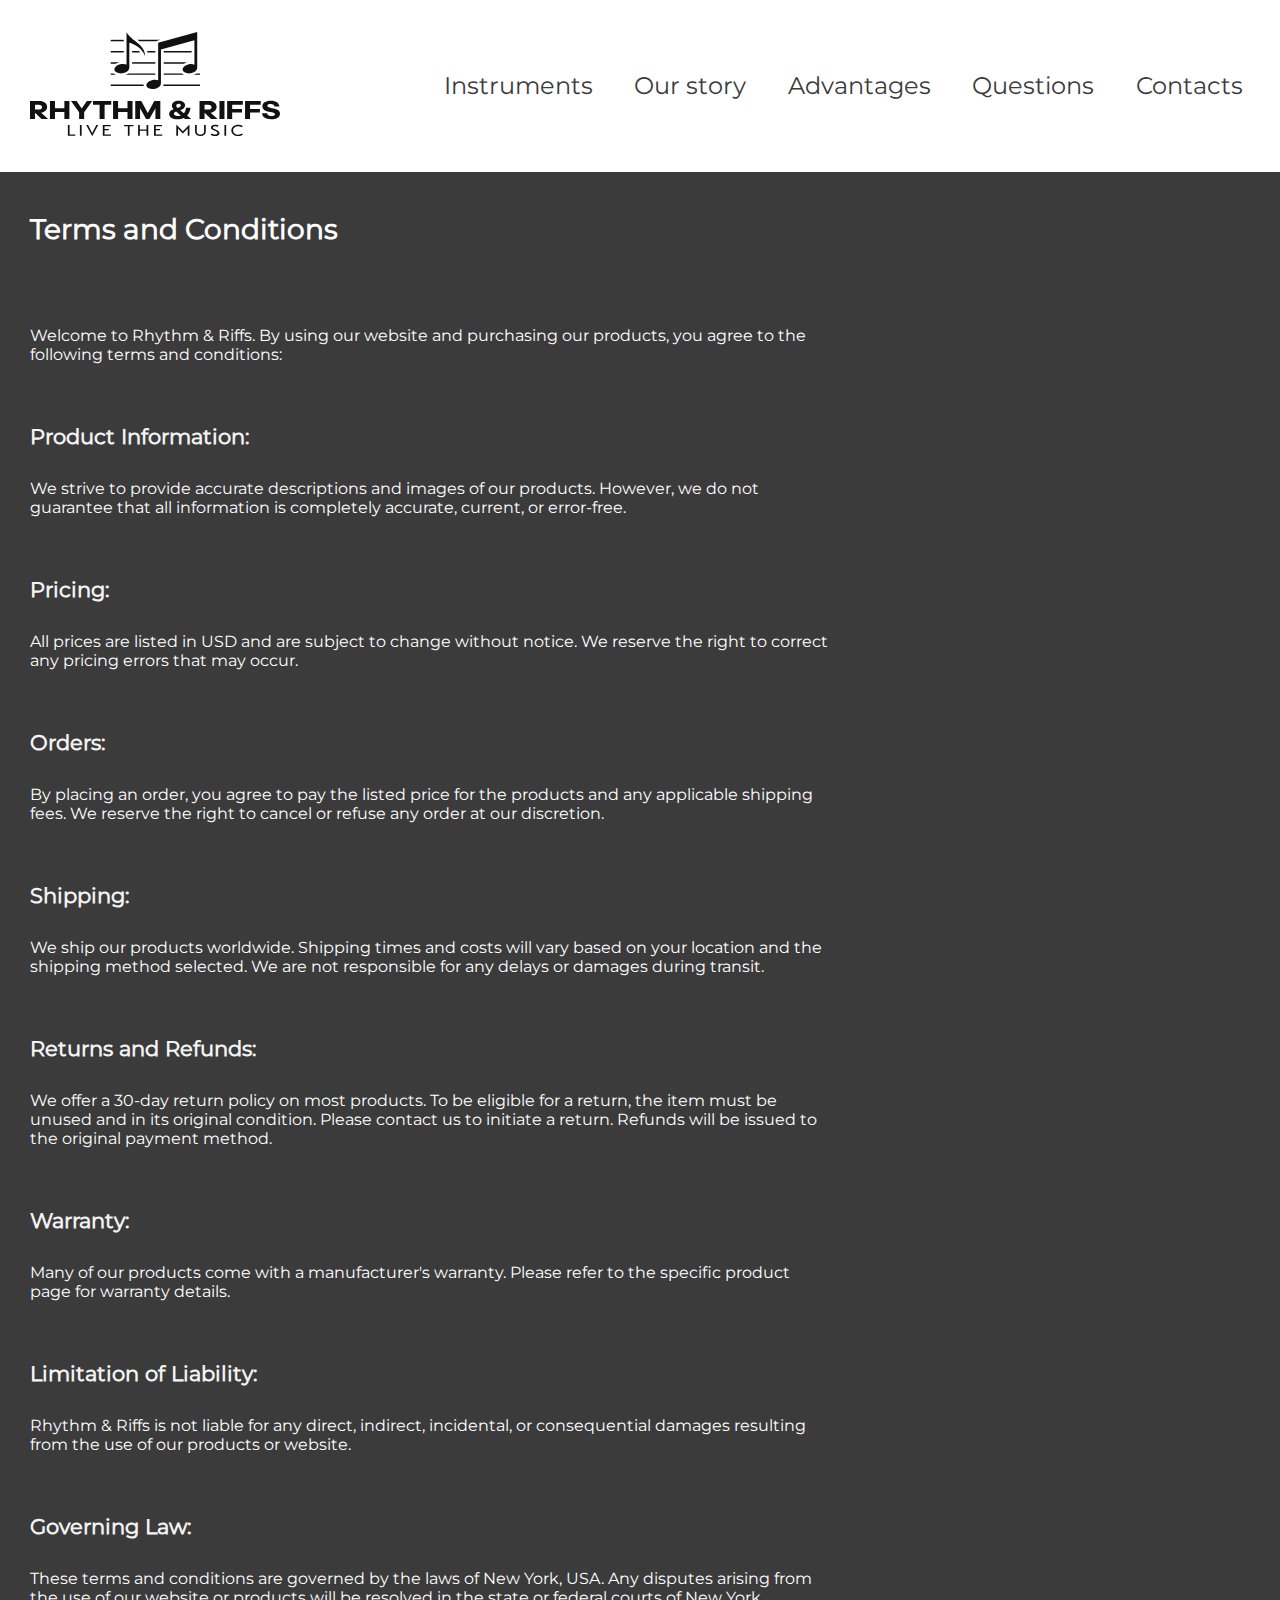
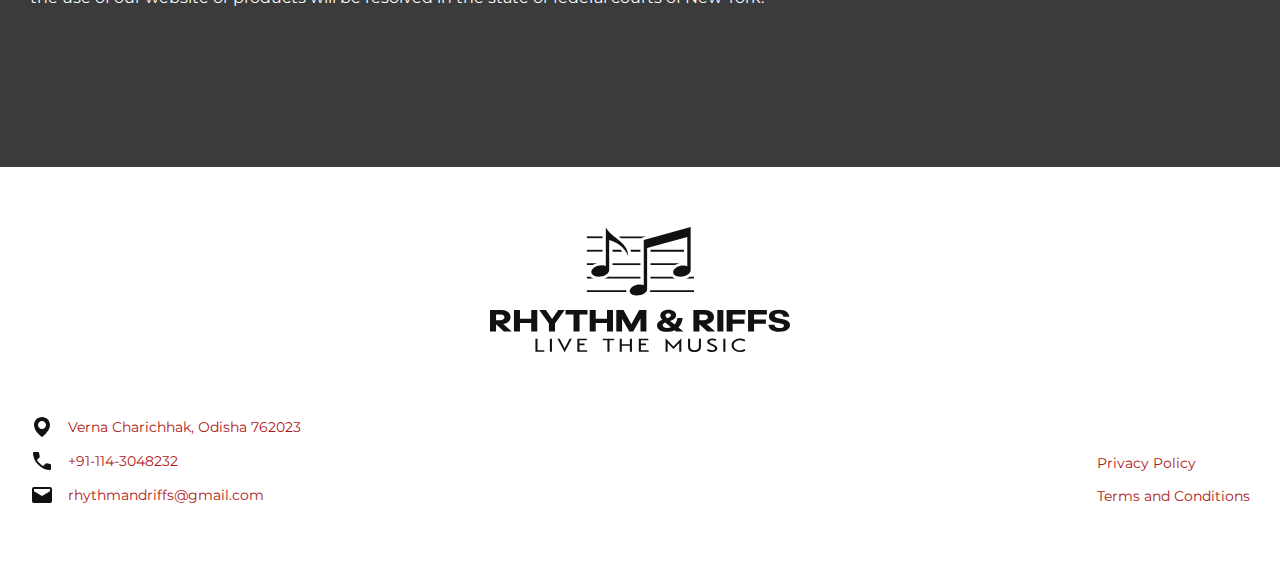
<file: terms-conditions.html>
<!DOCTYPE html>
<html lang="en">
<head>
    <meta charset="UTF-8">
    <meta http-equiv="X-UA-Compatible" content="IE=edge">
    <meta name="viewport" content="width=device-width,initial-scale=1">
    <link href="images/favicon.svg" rel="shortcut icon" type="image/x-icon">
    <meta name="description"
          content="Review the Terms and Conditions for using Rhythm & Riffs' website and purchasing our products. Understand our policies on orders, shipping, returns, and more.">
    <title>Rhythm & Riffs - Terms and Conditions</title>
    <link href="images/favicon.svg" rel="shortcut icon" type="image/x-icon">
    <link href="main.css" rel="stylesheet">
    <script src="app.js" defer="defer"></script>
</head>
<body>
<header class="header">
    <div class="header__main">
        <div class="container header__flex header__grid">
            <button class="header__burger" aria-label="Menu"></button>
            <div class="header__burger-menu">
                <button class="header__burger-cls" aria-label="Close"></button>
                <nav class="header__nav">
                    <ul class="header__menu">
                        <li class="header__menu-item"><a class="header__link" href="index.html#goods">Instruments</a>
                        </li>
                        <li class="header__menu-item"><a class="header__link" href="index.html#services">Our story</a>
                        </li>
                        <li class="header__menu-item"><a class="header__link" href="index.html#about-us">Advantages</a>
                        </li>
                        <li class="header__menu-item"><a class="header__link" href="index.html#faq">Questions</a></li>
                        <li class="header__menu-item"><a class="header__link" href="index.html#callback">Contacts</a>
                        </li>
                    </ul>
                </nav>
            </div>
            <a class="header__logo-link" href="index.html"><img class="header__logo" src="images/logo.svg"
                                                                alt="logo"></a>
            <nav class="header__nav">
                <ul class="header__menu">
                    <li class="header__menu-item"><a class="header__link" href="index.html#goods">Instruments</a></li>
                    <li class="header__menu-item"><a class="header__link" href="index.html#services">Our story</a></li>
                    <li class="header__menu-item"><a class="header__link" href="index.html#about-us">Advantages</a></li>
                    <li class="header__menu-item"><a class="header__link" href="index.html#faq">Questions</a></li>
                    <li class="header__menu-item"><a class="header__link" href="index.html#callback">Contacts</a></li>
                </ul>
            </nav>
        </div>
    </div>
</header>
<main class="main main-terms">
    <div class="container">
        <div class="terms"><h1 class="title">Terms and Conditions</h1>
            <p>Welcome to Rhythm & Riffs. By using our website and purchasing our products, you agree to the following
                terms and conditions:</p>
            <h2>Product Information:</h2>
            <p>We strive to provide accurate descriptions and images of our products. However, we do not guarantee that
                all information is completely accurate, current, or error-free.</p>
            <h2>Pricing:</h2>
            <p>All prices are listed in USD and are subject to change without notice. We reserve the right to correct
                any pricing errors that may occur.</p>
            <h2>Orders:</h2>
            <p>By placing an order, you agree to pay the listed price for the products and any applicable shipping fees.
                We reserve the right to cancel or refuse any order at our discretion.</p>
            <h2>Shipping:</h2>
            <p>We ship our products worldwide. Shipping times and costs will vary based on your location and the
                shipping method selected. We are not responsible for any delays or damages during transit.</p>
            <h2>Returns and Refunds:</h2>
            <p>We offer a 30-day return policy on most products. To be eligible for a return, the item must be unused
                and in its original condition. Please contact us to initiate a return. Refunds will be issued to the
                original payment method.</p>
            <h2>Warranty:</h2>
            <p>Many of our products come with a manufacturer's warranty. Please refer to the specific product page for
                warranty details.</p>
            <h2>Limitation of Liability:</h2>
            <p>Rhythm & Riffs is not liable for any direct, indirect, incidental, or consequential damages resulting
                from the use of our products or website.</p>
            <h2>Governing Law:</h2>
            <p>These terms and conditions are governed by the laws of New York, USA. Any disputes arising from the use
                of our website or products will be resolved in the state or federal courts of New York.</p></div>
    </div>
</main>
<footer class="footer" id="footer">
    <div class="footer__top">
        <div class="container footer__container footer__grid">
            <div class="footer__block footer__block_social"><img class="footer__logo" width="187" height="27"
                                                                 src="images/logo.svg" alt="logo"></div>
            <div class="footer__block-links">
                <div class="footer__block">
                    <ul class="footer__nav">
                        <li class="footer__item"><a class="footer__link" href="privacy-policy.html">Privacy Policy</a>
                        </li>
                        <li class="footer__item"><a class="footer__link" href="terms-conditions.html">Terms and
                            Conditions</a></li>
                    </ul>
                </div>
                <div class="footer__block">
                    <ul class="footer__nav">
                        <li class="footer__item"><span class="map"></span> <a class="footer__link"
                                                                              href="https://maps.app.goo.gl/wQLgQxj6bzBxrEtd7"
                                                                              target="_blank">Verna Charichhak, Odisha
                            762023</a></li>
                        <li class="footer__item"><span class="phone"></span> <a class="footer__link"
                                                                                href="tel:+911143048232">+91-114-3048232</a>
                        </li>
                        <li class="footer__item"><span class="mail"></span> <a class="footer__link"
                                                                               href="mailto:rhythmandriffs@gmail.com">rhythmandriffs@gmail.com</a>
                        </li>
                    </ul>
                </div>
            </div>
        </div>
    </div>
</footer>
</body>
</html>
</file>
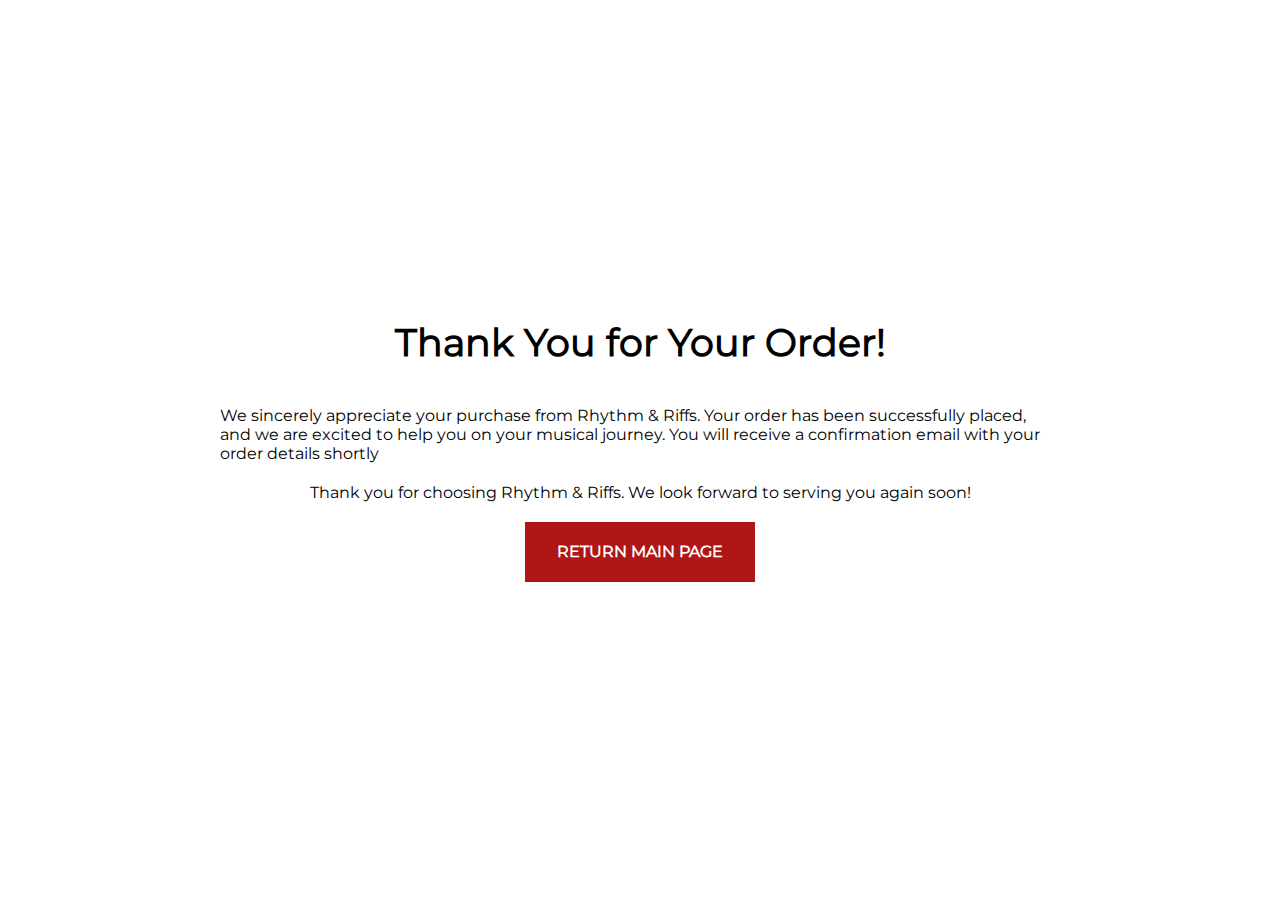
<file: thanks-page.html>
<!DOCTYPE html><html lang="en"><head><meta charset="UTF-8"><meta name="viewport" content="width=device-width,initial-scale=1"><meta name="title" content="Thank You - Aqua Bliss Spa & Pools"><meta name="description" content="Thank you for your purchase from Rhythm & Riffs! Your order has been successfully placed. We appreciate your business and are excited to help you on your musical journey."><link rel="stylesheet" href="main.css"><title>Rhythm & Riffs - Thank You for Your Order</title></head><body><main class="thanks"><div class="container thanks__container"><h1 class="title">Thank You for Your Order!</h1><p>We sincerely appreciate your purchase from Rhythm & Riffs. Your order has been successfully placed, and we are excited to help you on your musical journey. You will receive a confirmation email with your order details shortly</p><p>Thank you for choosing Rhythm & Riffs. We look forward to serving you again soon!</p><a href="index.html" class="home-button">Return Main Page</a></div></main></body></html>
</file>
<file: main.css>
@font-face{font-family:PlaywriteGBS;src:url(fonts/EBGaramond-Regular.ttf) format("truetype");font-weight:400;font-style:normal}@font-face{font-family:PlaywriteGBS;src:url(fonts/EBGaramond-Bold.ttf) format("truetype");font-weight:700;font-style:normal}@font-face{font-family:MontserratAlternates;src:url(fonts/Montserrat-Regular.ttf) format("truetype");font-weight:400;font-style:normal}*,::after,::before{box-sizing:border-box;margin:0}:focus-visible,:focus-within{outline:0}html{scroll-behavior:smooth}body{min-width:320px;margin:0 auto;font-family:MontserratAlternates,sans-serif;background:#2d2d2d}.hidden{position:absolute;visibility:hidden;pointer-events:none;overflow:hidden;opacity:0}.visible{pointer-events:visible;visibility:visible;clip:initial;overflow:visible;margin:initial;opacity:1}.container{max-width:1340px;padding:0 30px;margin:0 auto}.map{background-image:url(images/map.svg)}.phone{background-image:url(images/phone.svg)}.mail{background-image:url(images/email.svg)}.swiper-button-prev{position:absolute;width:28px!important;height:28px!important;left:0;border-radius:100%;border:2px solid #f3f3f3}.swiper-button-prev::after{position:absolute;content:""!important;font-size:0;left:42%;top:40%;width:7px;height:7px;border-top:2px solid #f3f3f3;border-right:2px solid #f3f3f3;transform:rotate(-135deg)}.swiper-button-next{width:28px!important;height:28px!important;right:0;border-radius:100%;border:2px solid #f3f3f3}.swiper-button-next::after{font-size:0;position:absolute;content:""!important;left:34%;top:39%;width:7px;height:7px;border-top:2px solid #f3f3f3;border-right:2px solid #f3f3f3;transform:rotate(45deg)}.delivery__title{margin:0 0 26px;font-weight:400;font-size:32px;line-height:100%;color:#333}.delivery__descr{font-size:22px;line-height:150%;color:#333;margin-bottom:60px}.delivery__info{display:flex;justify-content:space-between;align-items:flex-start}.delivery__info img{margin-right:40px}.delivery__info p{color:#7d8392;margin-bottom:30px}.delivery__info ul{margin-bottom:30px}.delivery__info ul li{color:#a65cf0;margin-bottom:12px}.delivery__subtitle{color:#333;margin-bottom:20px}.similar{position:relative;padding-top:70px;padding-bottom:70px}.similar__block{display:flex;justify-content:space-between}.similar__title{font-weight:400;font-size:24px;line-height:130%;color:#333;margin-bottom:24px}.similar__btn-block{position:relative;height:32px;width:77px}.similar__slide{padding:0}.footer .policy-terms{display:flex;flex-direction:column}.footer span{font-size:14px}.policy{max-width:800px;padding:40px 0 100px;font-size:16px}.policy h1,.policy h2{color:#fff}.policy p,.policy ul{color:#fff;font-size:16px;font-weight:400;margin-bottom:60px}.policy h2,.policy h3{margin-bottom:30px}.policy ul,.terms ul{list-style-image:url(images/list-style.svg)}.terms{max-width:800px;padding:40px 0 100px;font-size:14px}.main-terms{background-color:#3b3b3b}.policy h1,.terms h1{color:#fff;margin-bottom:80px}.terms p{font-size:16px;font-weight:400;margin-bottom:60px;color:#fff}.terms h2{margin-bottom:30px;color:#f3f3f3}.policy li,.terms li{margin-bottom:12px}.terms ul{padding-left:20px;margin-bottom:60px}.terms span{margin-bottom:80px}.thanks{display:flex;flex-direction:column;align-items:center;background-color:#fff;height:100vh}.thanks .home-button{font-family:MontserratAlternates,sans-serif;border:2px solid transparent;border-radius:0;padding:20px 30px;font-weight:700;font-size:16px;line-height:100%;text-align:center;text-transform:uppercase;color:#fff;background-color:#af1717;transition:background-color .2s ease-in,border-color .2s ease-in}.thanks .home-button:hover{background-color:#3b3b3b}.thanks .home-button:focus-visible{background-color:#3b3b3b;border-color:#5d1d01;outline:0}.thanks .home-button:active{background-color:#5d1d01;border-color:#5d1d01}.thanks__container{display:flex;flex-direction:column;align-items:center;max-width:900px;padding:150px 30px;margin:auto}.thanks__container p{margin-bottom:20px}.thanks__container a{display:inline-block;text-decoration:none;font-family:MontserratAlternates,sans-serif;border:2px solid transparent;border-radius:0;padding:20px 30px;font-weight:700;font-size:16px;line-height:100%;text-align:center;text-transform:uppercase;transition:background-color .2s ease-in,border-color .2s ease-in;color:#333;background-color:#c4aff0;margin:0 auto}.thanks__container a:focus{border:none;outline:0}.thanks__container a:hover{background-color:#3b3b3b}.thanks__container a:focus-visible{border:#5d1d01;background-color:#3b3b3b;outline:0}.thanks__container a:active{background-color:#5d1d01;border-color:#5d1d01}.thanks .title{text-align:center;font-size:38px;margin-bottom:40px}.header__title{position:absolute;visibility:hidden;pointer-events:none;overflow:hidden;opacity:0}.header__nav{grid-column:5/span 9}.header__flex{display:flex;justify-content:space-between;align-items:center;min-height:inherit}.header__contact{display:flex;justify-content:space-between;align-items:center;grid-column:1/span 5}.header__select{display:flex;justify-content:space-between;align-items:center}.header__select .itc-select__toggle{min-width:100px;height:100%;font-style:normal;color:#f3f3f3;background-color:transparent;border:none;transition:color .2s ease-in}.header__select .itc-select__toggle::after{width:13px;margin-top:5px;background-size:contain;background-position:center center;background-repeat:no-repeat}.header__select .itc-select__toggle:hover{color:#3b3b3b}.header__select .itc-select__toggle:focus-visible{background-color:#ebd1ff}.header__select .itc-select__dropdown{min-width:84px;top:100%;border:2px solid #2f0000;border-radius:0}.header__select .itc-select__option{font-weight:400;font-size:14px;line-height:130%;color:#333}.header__select .itc-select__option:hover{color:#5d1d01;background-color:transparent}.header__select .itc-select__option_selected{display:none}.header__choice-title{font-weight:400;font-size:16px;line-height:120%;color:#333}.header__choice{font-weight:400;font-size:16px;line-height:120%}.header__about{min-width:56%}.header__list{margin:0;padding:0;list-style:none;display:flex;justify-content:space-between;align-items:center;width:100%}.header__link-about{text-decoration:none;font-weight:400;font-size:14px;line-height:100%;color:#af1717;padding:0 10px;transition:color .2s ease-in,background-color .2s ease-in}.header__link-about:focus{border:none;outline:0}.header__link-about:hover{color:#f3f3f3}.header__link-about:focus-visible{border:none;outline:0;color:#5d1d01;background-color:#ebd1ff}.header__link-about:active{color:#5d1d01}.header__main{padding:32px 0;background-color:#fff}.header__main .header__grid{position:relative}.header__main .header__account{display:none}.header__burger{visibility:hidden;pointer-events:none;overflow:hidden;opacity:0;font-family:MontserratAlternates,sans-serif;padding:0;margin:0;border:none;background-color:transparent;border-radius:0;-webkit-appearance:none;-moz-appearance:none;appearance:none;cursor:pointer;display:none;position:relative;width:40px;height:40px;background-image:url(images/burger.svg);background-repeat:no-repeat;background-size:contain;filter:grayscale(0);transition:filter .2s ease-in}.header__burger:hover{filter:grayscale(100)}.header__burger:focus-visible{filter:grayscale(100)}.header__burger-cls{font-family:MontserratAlternates,sans-serif;padding:0;margin:0 0 40px;border:none;background-color:transparent;border-radius:0;-webkit-appearance:none;-moz-appearance:none;appearance:none;display:inline-block;cursor:pointer;width:40px;height:40px;background-image:url(images/exit-burger.svg);background-size:contain;background-repeat:no-repeat;align-self:flex-end;flex-shrink:0;filter:grayscale(0);transition:filter .2s ease-in}.header__burger-cls:hover{filter:grayscale(100)}.header__burger-cls:focus-visible{filter:grayscale(100)}.header__burger-menu{visibility:hidden;pointer-events:none;overflow:hidden;opacity:0;display:flex;flex-direction:column;justify-content:flex-start;position:absolute;top:-30px;left:0;width:100%;min-height:100vh;padding:34px 72px 60px;background-color:#fff;background-image:url(images/logo-burger.svg);background-repeat:no-repeat;background-position:right 72px bottom 60px;transform:translateY(-100%);transition:transform .2s ease-in,opacity .2s ease-in;z-index:400}.header__burger-menu .header__menu{display:flex;flex-direction:column;align-items:flex-start}.header__burger-menu .header__menu-item{margin-bottom:20px}.header__burger-menu .header__link{padding:0;font-size:30px;line-height:150%;color:#5d1d01}.header__burger-menu .header__about{display:none;width:100%;position:absolute;bottom:0;left:0;padding:24px 32px;background-color:#ffdee5}.header__burger-menu .header__about .header__list{flex-wrap:wrap}.header__burger-menu .header__about .header__item{margin-bottom:10px}.header__burger-menu .header__about .header__item:not(:last-child){margin-right:15px}.header .burger-active{pointer-events:visible;visibility:visible;clip:initial;overflow:visible;margin:initial;opacity:1;transform:translateY(0);padding-top:60px}.header__logo-link{text-decoration:none;grid-column:1/span 2}.header__logo-link:focus{border:none;outline:0}.header__logo-link:focus-visible{border:none;outline:#ff6972 solid 1px}.header__logo{width:100%;max-width:250px}.header__menu{display:flex;justify-content:space-between;align-items:center;margin:0;padding:0;list-style:none}.header__link{text-decoration:none;font-weight:400;font-size:24px;line-height:22px;padding:0 7px;color:#3b3b3b;background-color:transparent;transition:color .2s ease-in,background-color .2s ease-in}.header__link:focus-visible{border:none;outline:0;background-color:#ebd1ff}.header__link:focus{border:none;outline:0}.header__link:hover{color:#d50101}.header__link:active{color:#fff}.hero__swiper{min-height:600px;width:100%}.hero__swiper .swiper-pagination-bullet{width:14px;height:14px;background:#333}.hero__wrapper{height:100%;width:100%}.hero__container{display:flex;flex-direction:column;min-height:600px;justify-content:space-between;align-items:flex-start;padding-top:100px;padding-bottom:100px}.hero__slide{height:100%;padding:0;-o-object-fit:cover;object-fit:cover;background-repeat:no-repeat;background-size:cover}.hero__slide_1{background-image:linear-gradient(149deg,#000 0,rgba(0,0,0,0) 100%),url(images/main-bg-1.webp)}.hero__slide_3{background-image:linear-gradient(149deg,#000 0,rgba(0,212,255,0) 100%),url(images/main-bg-3.webp)}.hero__subtitle{font-size:30px;line-height:45px;color:#fff;margin-bottom:40px;font-weight:600;max-width:600px}.hero__title{font-family:PlaywriteGBS,serif;margin:0 0 30px;max-width:570px;font-weight:700;font-size:64px;line-height:65px;color:#af1717}.hero__btn{padding:20px 30px;margin:auto 0 0;border:2px solid transparent;border-radius:0;-webkit-appearance:none;-moz-appearance:none;appearance:none;display:inline-block;cursor:pointer;font-family:MontserratAlternates,sans-serif;font-weight:700;font-size:16px;line-height:100%;text-align:center;text-transform:uppercase;color:#fff;background-color:#af1717;transition:background-color .2s ease-in,border-color .2s ease-in;text-decoration:none;min-width:187px}.hero__btn:hover{background-color:#3b3b3b}.hero__btn:focus-visible{background-color:#3b3b3b}.hero__btn:active{background-color:#5d1d01;border-color:#5d1d01}.hero__btn:focus-visible{border:none;outline:0}.hero__btn:focus{border:none;outline:0}.banner{width:100%;min-height:600px;padding:150px 0;background-repeat:no-repeat;background-size:cover;background-image:url(images/banner-1920.webp)}.banner .container{background-color:rgba(255,255,255,.5647058824);padding:40px;border-radius:0}.banner__title{font-family:PlaywriteGBS,serif;font-weight:900;font-size:60px;line-height:120%;color:#3b3b3b}.banner__descr{max-width:900px;margin-bottom:50px;font-weight:600;font-size:28px;line-height:120%;color:#333;padding:20px}.banner__btn{padding:20px 30px;margin:0;border:2px solid transparent;border-radius:0;-webkit-appearance:none;-moz-appearance:none;appearance:none;display:inline-block;cursor:pointer;text-decoration:none;font-family:MontserratAlternates,sans-serif;font-weight:700;font-size:16px;line-height:100%;text-align:center;text-transform:uppercase;color:#fff;background-color:#af1717;transition:background-color .2s ease-in,border-color .2s ease-in}.banner__btn:focus{border:none;outline:0}.banner__btn:hover{background-color:#3b3b3b}.banner__btn:focus-visible{border:#5d1d01;background-color:#3b3b3b;outline:0}.banner__btn:active{background-color:#5d1d01;border-color:#5d1d01}.gallary{padding-top:70px;padding-bottom:70px}.gallary__container{position:relative}.gallary__grid{position:relative;display:grid;grid-template-columns:repeat(6,1fr);grid-gap:32px}.gallary__block{display:grid;grid-template-columns:1fr;grid-gap:32px;grid-column:1/span 2}.gallary__block:nth-child(2n){grid-column:3/span 4}.gallary__block:nth-child(3n){grid-column:1/span 4}.gallary__block:nth-child(4n){grid-column:5/span 2}.gallary .swiper{position:relative}.gallary__btn-block{position:absolute;top:calc(50% - 36px);width:calc(100% + 30px);height:50px;right:0;left:-15px}.gallary__btn-block .swiper-button-next,.gallary__btn-block .swiper-button-prev{width:60px!important;height:60px!important;border-radius:50%;background-color:#fff;opacity:.8}.gallary__btn-block .swiper-button-next::after,.gallary__btn-block .swiper-button-prev::after{width:15px;height:15px}.gallary .title{font-family:PlaywriteGBS,serif;font-size:42px;font-weight:700;margin-bottom:50px;color:#f3f3f3;position:relative}.gallary__subtitle{font-size:28px;margin-bottom:32px}.gallary__title{font-family:PlaywriteGBS,serif;margin:0 0 26px;font-weight:400;font-size:32px;line-height:100%;color:#af1717}.gallary__descr{font-size:28px;margin-bottom:40px;color:#f3f3f3;line-height:150%}.gallary__img{height:400px;width:100%;-o-object-fit:cover;object-fit:cover;border-radius:0}.gallary__img img{width:100%}.gallary__link{display:inline-block;text-decoration:none;font-family:MontserratAlternates,sans-serif;border:2px solid transparent;border-radius:0;padding:20px 30px;font-weight:700;font-size:16px;line-height:100%;text-align:center;text-transform:uppercase;color:#fff;background-color:#af1717;transition:background-color .2s ease-in,border-color .2s ease-in}.gallary__link:focus{border:none;outline:0}.gallary__link:hover{background-color:#3b3b3b}.gallary__link:focus-visible{border:#5d1d01;background-color:#3b3b3b;outline:0}.gallary__link:active{background-color:#5d1d01;border-color:#5d1d01}.gallary-2{padding-top:70px;padding-bottom:70px}.gallary-2__container{position:relative;display:flex;flex-direction:column}.gallary-2__grid{position:relative;display:grid;grid-template-columns:repeat(4,1fr);grid-gap:32px;margin-bottom:32px}.gallary-2__block{display:grid;grid-template-columns:1fr;grid-gap:32px}.gallary-2__block:nth-child(1){grid-column:1/span 3}.gallary-2 .swiper{position:relative}.gallary-2__btn-block{position:absolute;top:calc(50% + 15px);width:calc(100% + 30px);height:50px;right:0;left:-15px}.gallary-2__btn-block .swiper-button-next,.gallary-2__btn-block .swiper-button-prev{width:60px!important;height:60px!important;border-radius:50%;background-color:#fff;opacity:.8}.gallary-2__btn-block .swiper-button-next::after,.gallary-2__btn-block .swiper-button-prev::after{width:15px;height:15px}.gallary-2 .title{font-family:PlaywriteGBS,serif;font-size:42px;font-weight:700;margin-bottom:50px;color:#f3f3f3;position:relative}.gallary-2__title{font-size:28px;color:#f3f3f3;line-height:150%;font-weight:400;margin-bottom:60px}.gallary-2__img{height:400px;width:100%;-o-object-fit:cover;object-fit:cover;border-radius:0}.gallary-2__img img{width:100%}.gallary-2__img-float{width:40%;float:left;margin-bottom:15px;margin-right:15px}.gallary-2__link{display:inline-block;text-decoration:none;font-family:MontserratAlternates,sans-serif;border:2px solid transparent;border-radius:0;padding:20px 30px;font-weight:700;font-size:16px;line-height:100%;text-align:center;text-transform:uppercase;color:#fff;background-color:#af1717;transition:background-color .2s ease-in,border-color .2s ease-in;align-self:flex-start;margin-bottom:60px}.gallary-2__link:focus{border:none;outline:0}.gallary-2__link:hover{background-color:#3b3b3b}.gallary-2__link:focus-visible{border:#5d1d01;background-color:#3b3b3b;outline:0}.gallary-2__link:active{background-color:#5d1d01;border-color:#5d1d01}.callback{padding-top:70px;padding-bottom:54px}.callback__grid{display:grid;grid-template-columns:repeat(12,1fr);grid-template-rows:auto;gap:32px}.callback__block_1{grid-column:1/span 6;display:flex;flex-direction:column}.callback__block_2{grid-column:7/span 6}.callback__img{height:100%;width:100%;min-height:400px;background-repeat:no-repeat;background-position:center center;background-size:cover;margin-bottom:40px;border-radius:20px}.callback__title{margin:0 0 50px;line-height:100%;font-family:PlaywriteGBS,serif;font-size:42px;font-weight:700;color:#f3f3f3;position:relative}.callback__subtitle{font-family:PlaywriteGBS,serif;margin:0 0 26px;font-weight:400;line-height:100%;color:#af1717;font-size:20px}.callback__descr{display:inline;font-weight:400;font-size:20px;line-height:150%;color:#fff;margin-bottom:32px}.callback__form{display:flex;flex-direction:column;margin-bottom:40px}.callback__area-input{position:relative}.callback__item{display:flex;align-items:center;margin-bottom:20px}.callback__item_column{flex-direction:column;align-items:flex-start}.callback__item span{display:inline-block;width:24px;height:24px;background-size:contain;background-repeat:no-repeat;margin-right:14px}.callback__input{font-family:MontserratAlternates,sans-serif;outline:0;font-weight:400;font-size:16px;line-height:120%;color:#333;border:2px solid transparent;border-radius:0;background-color:#fff;transition:background-color .3s ease-in;width:100%;padding:18px;margin-bottom:30px}.callback__input::-moz-placeholder{color:#3b3b3b}.callback__input::placeholder{color:#3b3b3b}.callback__input:hover:not(:active){background-color:#fff}.callback__input:focus-within:not(:active){border:2px solid #af1717;color:#333}.callback__input:active{color:#333;background-color:#fff}.callback textarea{height:100px;text-align:left}.callback__input.is-invalid{border-color:#ff6972}.callback__input.is-invalid:focus-within{border-color:#ff6972}.callback__input.just-validate-success-field{border-color:#b8ec64}.callback__input.just-validate-success-field:focus-within{border-color:#b8ec64}.callback .just-validate-error-label{position:absolute;top:-16px;left:16px;color:#ff6972!important;font-weight:400;font-size:12px}.callback__btn{padding:17px 30px;margin:32px 0 0;border:2px solid transparent;border-radius:0;-webkit-appearance:none;-moz-appearance:none;appearance:none;display:inline-block;cursor:pointer;font-family:MontserratAlternates,sans-serif;font-weight:700;font-size:16px;line-height:100%;text-align:center;text-transform:uppercase;color:#fff;background-color:#af1717;transition:background-color .2s ease-in,border-color .2s ease-in;align-self:flex-start}.callback__btn:hover{background-color:#3b3b3b}.callback__btn:focus-visible{background-color:#3b3b3b;border-color:#5d1d01;outline:0}.callback__btn:active{background-color:#5d1d01;border-color:#5d1d01}.callback__label{position:relative;padding-left:22px;font-weight:400;font-size:16px;line-height:130%;color:#666;transition:color .2s ease-in;cursor:pointer;margin-bottom:32px}.callback__label:hover{color:#f3f3f3}.callback__checkbox{position:absolute;width:1px;height:1px;margin:-1px;border:0;padding:0;clip:rect(0,0,0,0);overflow:hidden}.callback__checkbox+.callback__check{position:absolute;width:14px;height:14px;left:0;top:3px;border:1px solid #af1717;border-radius:2px;transition:border .2s ease-in,background .2s ease-in}.callback__checkbox:focus-visible:not(:checked)+.callback__check{border-color:#f3f3f3}.callback__checkbox:focus-visible:checked+.callback__check{background:#3b3b3b}.callback__nav{margin:0;padding:40px;list-style:none;display:flex;flex-direction:column;border-radius:0;background-color:#fff}.callback__link-block{display:inline-block;color:#af1717;text-decoration:none;font-size:20px;margin-bottom:40px}.callback__link-block:focus-visible{border:none;outline:0}.callback__link-block:focus{border:none;outline:0}.callback__checkbox:checked+.callback__check{border-color:#af1717;background:#af1717}.callback__checkbox+.callback__check::before{position:absolute;content:url(images/check-agree.svg);top:-4px;left:1px;opacity:0;transition:opacity .2s ease-in}.callback__checkbox:checked+.callback__check::before{opacity:1}.callback__check{font-weight:400;font-size:14px;line-height:19px;color:#333}.callback__link{font-size:14px;line-height:19px;color:#af1717;text-decoration:none;transition:color .2s ease-in}.callback__link:focus{border:none;outline:0}.callback__link:hover{color:#3b3b3b}.callback__link:focus-visible{border:none;outline:0;color:#3b3b3b}.callback__link:active{color:#5d1d01}.footer__top{background-color:#fff}.footer__grid{display:flex;flex-direction:column;grid-gap:32px}.footer__container{padding-top:60px;padding-bottom:60px}.footer__logo{display:inline-block;width:300px;height:auto;margin-bottom:31px}.footer__block-links{display:flex;justify-content:space-between;align-items:center;display:flex;flex-direction:row-reverse;align-items:flex-end;justify-content:space-between}.footer__item span{display:inline-block;width:24px;height:24px;background-size:contain;background-repeat:no-repeat;margin-right:14px}.footer__item{display:flex;align-items:center;margin-bottom:10px}.footer__block_social{grid-column:1/span 2;display:flex;justify-content:space-between;align-items:center;justify-content:center}.footer__block_social .footer__item{position:relative;width:30px;height:30px}.footer__block_social .footer__link{position:absolute;font-size:initial;width:100%;height:100%;transition:.3s ease-in}.footer__block_social .footer__link svg path{transition:fill .3s ease-in}.footer__block_social .footer__link:focus-visible svg path{fill:#af1717}.footer__block_social .footer__link:focus-visible::after{position:absolute;content:"";width:36px;height:36px;top:3px;left:-3px;background-color:#3b3b3b;z-index:-1}.footer__block_social .footer__link:hover svg path{fill:#af1717;fill:#5d1d01}.footer__social{display:flex;justify-content:space-between;align-items:center;margin:0;padding:0;list-style:none;width:130px}.footer__nav{margin:0;padding:0;list-style:none;display:flex;flex-direction:column;justify-content:flex-start}.footer__link{text-decoration:none;font-weight:400;font-size:14px;line-height:160%;color:#af1717}.footer__link:focus{border:none;outline:0}.footer__link:hover{color:#3b3b3b}.footer__link:focus-visible{border:none;outline:0;background-color:#ebd1ff;color:#5d1d01}.footer__link:active{color:#5d1d01}.footer__link_main{font-weight:400;font-size:16px;color:#333}.footer__link_main:focus-visible{color:#333}.footer__bottom{padding:5px 0;text-align:center;font-weight:400;font-size:14px;line-height:19px;background-color:#d50101}.goods{padding-top:70px;padding-bottom:70px}.goods__title{margin:0 0 50px;line-height:100%;font-family:PlaywriteGBS,serif;font-size:42px;font-weight:700;color:#f3f3f3;position:relative}.goods__grid{display:grid;grid-template-columns:repeat(4,1fr);gap:28px}.goods__item{display:flex;flex-direction:column;align-items:center;min-height:420px;padding:30px;border-radius:0;background-color:#f3f3f3}.goods__item picture{align-self:center}.goods__item-title{font-family:PlaywriteGBS,serif;font-weight:400;font-size:24px;color:#af1717;text-align:center;margin-bottom:32px}.goods__rating{position:relative;padding-left:24px;font-weight:400;font-size:16px;line-height:130%;color:#d50101}.goods__rating::before{position:absolute;left:0;content:url(images/star.svg)}.goods__img{width:100%;height:300px;-o-object-fit:cover;object-fit:cover;margin-bottom:20px}.goods__price{font-weight:400;font-size:28px;line-height:130%;color:#af1717;margin-bottom:24px;margin-top:auto}.goods__btn{padding:17px 35px;margin:0;border:2px solid #af1717;border-radius:0;-webkit-appearance:none;-moz-appearance:none;appearance:none;display:inline-block;cursor:pointer;text-decoration:none;font-family:MontserratAlternates,sans-serif;font-weight:600;font-size:16px;line-height:100%;text-align:center;text-transform:uppercase;color:#f3f3f3;background-color:#af1717;transition:color .2s ease-in,background-color .2s ease-in,border-color .2s ease-in}.goods__btn:hover{color:#fff;background-color:#3b3b3b;border-color:#3b3b3b}.goods__btn:focus-visible{color:#fff;background-color:#3b3b3b;border-color:#af1717;outline:0}.goods__btn:active{color:#fff;background-color:#5d1d01;border-color:#5d1d01}.goods__btn-more{padding:20px 35px;margin:auto;border:2px solid transparent;border-radius:0;-webkit-appearance:none;-moz-appearance:none;appearance:none;cursor:pointer;font-family:MontserratAlternates,sans-serif;font-weight:700;font-size:16px;line-height:100%;text-align:center;text-transform:uppercase;color:#fff;background-color:#af1717;transition:background-color .2s ease-in,border-color .2s ease-in;display:block;margin-top:32px}.goods__btn-more:hover{background-color:#3b3b3b}.goods__btn-more:focus-visible{background-color:#3b3b3b;border-color:#5d1d01;outline:0}.goods__btn-more:active{background-color:#5d1d01;border-color:#5d1d01}.review{padding-top:70px}.review__container{position:relative}.review__title{margin:0 0 50px;line-height:100%;font-family:PlaywriteGBS,serif;font-size:42px;font-weight:700;color:#f3f3f3;position:relative}.review__swiper{width:100%;min-height:678px}.review__wrapper{width:100%;height:100%;display:grid;grid-template-columns:repeat(3,1fr);grid-gap:32px}.review__slide{display:flex;flex-direction:column;height:auto;border-radius:0;overflow:hidden;background-color:#fff}.review__slide_1 .review__img{background-image:url(images/person-1.webp)}.review__slide_2 .review__img{background-image:url(images/person-2.webp)}.review__slide_3 .review__img{background-image:url(images/person-3.webp)}.review__img{width:100%;min-height:350px;background-size:cover;background-repeat:no-repeat;-o-object-fit:contain;object-fit:contain;background-position:center top;border-radius:0}.review__block{display:flex;flex-direction:column;align-items:flex-start;flex-grow:1;padding:30px;background-color:#fff;border-radius:0 0 10px 10px}.review__descr{font-weight:400;font-size:20px;line-height:33px;color:#333;margin-bottom:38px}.review__link{margin-top:auto;color:#af1717}.review__btn-block{position:absolute;top:0;right:30px;width:77px;height:32px}.about-us{padding-top:70px;padding-bottom:70px;background-color:#fff}.about-us__content{margin-bottom:60px}.about-us__grid{display:grid;grid-template-columns:repeat(3,1fr);grid-gap:32px}.about-us__block{display:flex;flex-direction:column;align-items:center}.about-us .subtitle{margin:0 0 50px;line-height:100%;font-family:PlaywriteGBS,serif;font-size:42px;font-weight:700;position:relative;color:#2f0000}.about-us p{font-size:28px;margin-bottom:40px;line-height:150%;color:#3b3b3b}.about-us__btn{padding:20px 30px;margin:0;border:2px solid transparent;border-radius:0;-webkit-appearance:none;-moz-appearance:none;appearance:none;display:inline-block;cursor:pointer;text-decoration:none;font-family:MontserratAlternates,sans-serif;font-weight:700;font-size:16px;line-height:100%;text-align:center;text-transform:uppercase;color:#fff;background-color:#af1717;transition:background-color .2s ease-in,border-color .2s ease-in}.about-us__btn:focus{border:none;outline:0}.about-us__btn:hover{background-color:#3b3b3b}.about-us__btn:focus-visible{border:#5d1d01;background-color:#3b3b3b;outline:0}.about-us__btn:active{background-color:#5d1d01;border-color:#5d1d01}.about-us__number{display:flex;align-items:center;justify-content:center;width:280px;height:150px;background:#2d2d2d;color:#fff;font-size:80px;font-family:GreatVibes,sans-serif;text-align:center;vertical-align:center;transform:scale(1);transition:.2s ease-in-out;border-radius:0;margin-bottom:20px}.about-us__number:hover{transform:scale(1.1);background:#af1717}.about-us__block h3{text-align:center;font-family:PlaywriteGBS,serif;margin:0 0 26px;font-weight:400;font-size:32px;line-height:100%;color:#af1717}.about-us__block p{text-align:center}.about-us__grid button{padding:20px 30px;margin:0;border:2px solid transparent;border-radius:0;-webkit-appearance:none;-moz-appearance:none;appearance:none;display:inline-block;cursor:pointer;font-family:MontserratAlternates,sans-serif;font-weight:700;font-size:16px;line-height:100%;text-align:center;text-transform:uppercase;color:#fff;background-color:#af1717;transition:background-color .2s ease-in,border-color .2s ease-in;grid-column:2/span 1}.about-us__grid button:hover{background-color:#3b3b3b}.about-us__grid button:focus-visible{background-color:#3b3b3b;border-color:#5d1d01;outline:0}.about-us__grid button:active{background-color:#5d1d01;border-color:#5d1d01}.about-us__wrapper{display:grid;grid-template-columns:1fr}.about-us__b{display:flex}.about-us__b img{-o-object-fit:cover;object-fit:cover;width:40vw;font-size:0}.about-us__b h3{font-family:PlaywriteGBS,serif;margin:0 0 26px;font-weight:400;font-size:32px;line-height:100%;color:#af1717}.about-us__b:nth-child(2n){flex-direction:row-reverse}.about-us__adv{padding-top:60px;padding-bottom:60px}.about-us__adv-block{display:flex;flex-direction:column;padding:40px}.faq{padding-top:70px;padding-bottom:70px}.faq__item{margin-bottom:16px;max-width:800px}.faq h2{margin:0 0 50px;line-height:100%;font-family:PlaywriteGBS,serif;font-size:42px;font-weight:700;color:#f3f3f3;position:relative}.faq__item h3{position:relative;cursor:pointer;padding:20px 40px;background:#fff;z-index:10;transition:background .3s ease-in-out,color .3s ease-in-out}.faq__item h3.open{background:#af1717;color:#fff}.faq__item h3:hover{background:#af1717;color:#2f0000}.faq__item h3::after{content:"";position:absolute;right:20px;top:50%;width:20px;height:1px;background-color:#2f0000}.faq__item h3::before{content:"";position:absolute;top:50%;right:20px;width:20px;height:1px;background-color:#2f0000;transform:rotate(90deg);transition:transform .3s ease-in}.faq__item h3.open::before{transform:rotate(0)}.faq__item p{transform:translateY(-30%);height:0;opacity:0;background:#fff;color:#333;padding:0;transition:.3s ease-in-out}.faq__item p.open{height:100%;transform:translateY(0);opacity:1;padding:20px 40px}.about{padding-top:70px;padding-bottom:70px}.about__grid{position:relative;display:grid;grid-template-columns:1fr;grid-gap:32px}.about__block{display:grid;grid-template-columns:60% auto;grid-gap:32px}.about__block .about__item-img{grid-column:2/sapn 2}.about__block:nth-child(2n){grid-template-columns:auto 60%}.about__block:nth-child(2n) .about__item{grid-column:2/span 1}.about__block:nth-child(2n) .about__item-img{grid-column:1/span 1;grid-row:1}.about .title{font-family:PlaywriteGBS,serif;font-size:42px;font-weight:700;margin-bottom:50px;color:#f3f3f3;position:relative}.about__title{font-family:PlaywriteGBS,serif;margin:0 0 26px;font-weight:400;font-size:32px;line-height:100%;color:#af1717}.about__descr{font-size:28px;margin-bottom:40px;color:#f3f3f3;line-height:150%}.about__img{height:100%;width:100%;-o-object-fit:cover;object-fit:cover;border-radius:0}.about__img img{width:100%}.about__link{display:inline-block;text-decoration:none;font-family:MontserratAlternates,sans-serif;border:2px solid transparent;border-radius:0;padding:20px 30px;font-weight:700;font-size:16px;line-height:100%;text-align:center;text-transform:uppercase;color:#fff;background-color:#af1717;transition:background-color .2s ease-in,border-color .2s ease-in}.about__link:focus{border:none;outline:0}.about__link:hover{background-color:#3b3b3b}.about__link:focus-visible{border:#5d1d01;background-color:#3b3b3b;outline:0}.about__link:active{background-color:#5d1d01;border-color:#5d1d01}.about__item{display:flex;flex-direction:column}.header{display:grid;grid-template-columns:repeat(12,1fr);grid-template-rows:repeat(3,auto)}.header__top{grid-column:1/span 12;grid-row:1}.header__main{grid-column:1/span 12;grid-row:2}.header__bottom{grid-column:1/span 12;grid-row:3}.header__grid{display:grid;grid-template-columns:repeat(12,1fr)}.header__about{grid-column:6/span 8;grid-row:1}.header__logo-link{grid-column:1/span 4;grid-row:1}@media (max-width:1200px){.container{padding-left:36px;padding-right:36px}.header{grid-template-columns:repeat(9,1fr);grid-template-rows:repeat(4,auto)}.header__grid{grid-template-columns:repeat(9,1fr)}.header__top{grid-column:1/span 9;grid-row:1/span 2}.header__top .header__grid{grid-template-rows:58px 50px}.header__top .header__account{pointer-events:visible;visibility:visible;clip:initial;overflow:visible;margin:initial;opacity:1;display:flex;position:relative;grid-column:9/span 1;grid-row:2}.header__main{grid-column:1/span 9;grid-row:3}.header__nav{grid-column:3/span 7}.header__bottom{grid-column:1/span 9;grid-row:4}.header__logo-link{grid-column:1/span 2}.header__contact{grid-column:1/span 9}.header__phone{margin-left:auto;margin-right:0}.header__about{grid-column:1/span 7;grid-row:2}.header__link-about{padding:0}.header__account{position:absolute;visibility:hidden;pointer-events:none;overflow:hidden;opacity:0}.hero .hero__title{width:80%}.hero__btn{padding:19px 35px}.hero__title{width:80%}.swiper-horizontal>.swiper-pagination-bullets,.swiper-pagination-bullets.swiper-pagination-horizontal,.swiper-pagination-custom,.swiper-pagination-fraction{bottom:25px}.sales__slide{width:calc((100% - 64px)/ 3)!important}.sales__slide_2 .sales__item,.sales__slide_5 .sales__item{background-image:none}.sales__img{height:256px}.sales__btn-block{right:36px}.goods__grid{grid-template-columns:repeat(3,1fr)}.top-category__img{height:310px}.top-category__item_1{grid-column:1/span 8;grid-row:1}.top-category__item_2{grid-column:9/span 4;grid-row:1;overflow:hidden}.top-category__item_3{grid-column:5/span 4;grid-row:2}.top-category__item_4{grid-column:1/span 4;grid-row:2}.top-category__item_5{grid-column:9/span 4;grid-row:2}.articles__img{min-height:202px;background-repeat:no-repeat;background-size:cover}.articles__descr{font-weight:400;font-size:16px;line-height:22px;margin-bottom:30px}.articles__swiper{min-height:auto}.articles__btn-block{right:36px}.callback__grid{grid-template-columns:repeat(9,1fr)}.callback__block_1{grid-column:1/span 4}.callback__block_2{grid-column:5/span 5}.catalog__sidebar{display:none}.catalog__grid{display:block}.catalog__goods{grid-column:1/span 12}.catalog__selected-title{position:relative;margin-bottom:16px}.catalog__selected-items{display:flex;position:absolute;left:170px}.catalog .filter{width:100%}.catalog .filter__title{margin-right:43px}.catalog .filter_goods{display:flex;justify-content:space-between}.catalog .filter__form{display:flex;flex-direction:row;justify-content:space-between;width:100%;z-index:100}.product__modal .product__swiper-1 .swiper-button-next{display:flex;right:16px}.product__modal .product__swiper-1 .swiper-button-prev{display:flex;left:16px}.product__swiper-2 img{max-height:222px}.product__block{min-height:718px}.product__block-title{min-height:222px;margin-bottom:66px}}@media (max-width:986px){.container{padding-left:72px;padding-right:72px}.delivery__info{display:flex;flex-direction:column}.delivery__info img{align-self:center}.header,.header__grid{grid-template-columns:repeat(6,1fr)}.header__top{grid-column:1/span 6}.header__top .header__account{position:absolute;visibility:hidden;pointer-events:none;overflow:hidden;opacity:0;display:none}.header__main{grid-column:1/span 6;justify-items:center}.header__main .header__account{pointer-events:visible;visibility:visible;clip:initial;overflow:visible;margin:initial;opacity:1;display:flex;grid-column:6/span 1;grid-row:1}.header__bottom{grid-column:1/span 6}.header__select{grid-column:1/span 2}.header__phone{grid-column:5/span 2}.header__burger{pointer-events:visible;visibility:visible;clip:initial;overflow:visible;margin:initial;opacity:1;display:inline-block;justify-self:end;grid-column:5/span 2}.header__logo-link{grid-column:1/span 4;grid-row:1}.header__nav{display:none}.header__burger-menu{display:flex}.header__burger-menu .header__nav{display:block}.hero__slide_3 .hero__title,.hero__title{width:100%}.sales__slide{width:calc((100% - 32px)/ 2)!important}.sales__btn-block{right:72px}.goods__grid{grid-template-columns:repeat(2,1fr)}.top-category{grid-template-rows:repeat(3,1fr)}.top-category__item_1{grid-column:1/span 12}.top-category__item_2{grid-column:1/span 6;grid-row:2}.top-category__item_3{grid-column:7/span 6;grid-row:2}.top-category__item_4{grid-column:1/span 6;grid-row:3}.top-category__item_5{grid-column:7/span 6;grid-row:3}.banner__descr{width:100%}.articles__btn-block{right:72px}.callback__grid{grid-template-columns:repeat(6,1fr)}.callback__block_1{grid-column:1/span 6}.callback__block_2{grid-column:1/span 6;display:flex;flex-direction:column;flex-direction:column-reverse}.callback__descr{max-width:600px}.footer__grid{display:grid;grid-template-columns:repeat(4,1fr);justify-items:stretch}.footer__block_social{grid-column:1/span 4;grid-row:1;flex-direction:row}.footer__block-links{grid-column:1/span 4;grid-row:2}.footer__logo{margin-bottom:25px}.about__title{font-size:22px}.about__descr{font-size:18px}.about-us__grid{grid-template-columns:1fr}.about-us p{font-size:20px}.gallary-2__descr{font-size:22px}.gallary-2__block{display:block;grid-column:3/span 2}.gallary-2__block:nth-child(1){grid-column:1/span 4}.gallary-2__block:nth-child(2n){grid-column:1/span 2}.gallary-2__block:nth-child(6){grid-column:1/span 4}.gallary-2__title{font-size:22px}.review__descr{font-size:18px}.review__wrapper{grid-template-columns:1fr}.catalog .filter{flex-direction:column}.catalog .filter__form{flex-wrap:wrap;justify-content:flex-start}.catalog .filter__block:not(:last-child){margin-right:32px}.product__flex{display:block}.product__block{width:100%;min-height:-moz-max-content;min-height:max-content}.product__block_1 .product__block-title{display:flex}.product__block_2 .product__block-title{display:none}.product__block-title{min-height:-moz-max-content;min-height:max-content}}@media (max-width:850px){.catalog #catalog__btn_3{display:block}.catalog .goods__grid{grid-template-columns:repeat(2,1fr)}.product__block-title{margin-bottom:78px}}@media (max-width:760px){.container{padding-left:32px;padding-right:32px}.header__burger-menu{padding:34px 32px}.articles__btn-block,.sales__btn-block{right:32px}}@media (max-width:680px){.header__top .header__grid{grid-template-rows:auto}.header__about{display:none}.header__choice{height:60px;width:100%!important}.header__choice .itc-select__toggle{width:100%!important;border-radius:10px}.header__burger-menu{padding-bottom:92px;background-image:none}.header__burger-menu .header__about{display:block}.search__form{display:flex;flex-direction:column;height:auto}.search__block{height:60px;margin-bottom:16px}.search__input{border-radius:10px}.sales__btn-block{top:105%;right:auto;left:calc(50% - 38.5px)}.goods__img{max-height:100px}.top-category__sub-group{flex-direction:column}.top-category__item_1 .top-category__sub-group{flex-direction:row}.top-category__subtitle{margin-bottom:5px}.articles__btn-block{top:105%;right:auto;left:calc(50% - 38.5px)}.product__modal{left:30px}.product__modal .product__swiper-2 img{min-height:-moz-max-content;min-height:max-content}.about-us__b{flex-direction:column}.about-us__b img{width:100%;height:320px}.about-us__b:nth-child(2n){flex-direction:column}.about-us__adv-block{padding:32px 0}.about-us p{font-size:18px}}@media (max-width:520px){.container{padding-left:12px;padding-right:12px}.header__burger-menu{height:calc(100vh - 128px);padding:34px}.header__burger-menu .header__menu{flex-wrap:nowrap;height:auto}.header__burger-menu .header__about{padding:24px 12px}.header__main{padding:20px 0}.header__main .header__grid{display:flex;flex-direction:row-reverse;justify-content:space-between}.header__main .header__account{position:initial}.header__top{background:0 0}.header__top .header__grid{grid-template-rows:50px auto}.header__top .header__block-logo{position:relative;pointer-events:visible;visibility:visible;clip:initial;overflow:visible;margin:0 0 0 -12px;opacity:1;display:flex;grid-column:1/span 6;grid-row:1;align-self:center;justify-content:center}.header__top .header__block-logo::after{position:absolute;content:"";width:-moz-max-content;width:max-content;height:50px;background:#ffdee5;z-index:-1}.header__top .header__block-logo .header__logo-link{display:flex;align-items:center}.header__logo-link{max-width:250px}.header__contact{display:flex;flex-direction:column;align-items:flex-start;justify-self:start;grid-column:1/span 6;grid-row:2;padding-bottom:16px}.header__phone{margin:0}.header__user{margin-right:20px}.header__nav{overflow-y:auto}.search__input{margin-top:10px}.search__btn{top:19px}.hero__container{padding:60px 30px;align-items:stretch}.hero__swiper .swiper-pagination-bullet{width:6px;height:6px}.hero__swiper .swiper-horizontal>.swiper-pagination-bullets,.hero__swiper .swiper-pagination-bullets.swiper-pagination-horizontal,.hero__swiper .swiper-pagination-custom,.hero__swiper .swiper-pagination-fraction{bottom:10px}.hero__title{font-size:32px;line-height:150%}.hero__subtitle{font-size:22px;line-height:150%}.faq__item h3,.faq__item p{padding:10px 30px 10px 10px}.goods__title{font-size:24px}.goods__grid{grid-template-columns:repeat(6,1fr);grid-gap:16px}.goods__item{min-height:278px;padding:16px}.goods__item:nth-child(1n){grid-column:1/span 3}.goods__item:nth-child(2n){grid-column:4/span 3}.goods__item-title{font-weight:400;font-size:16px;line-height:130%}.goods__item-title_partNumber,.goods__price{margin-bottom:16px}.goods__img{height:300px}.goods__btn{padding:10px 23px}.goods__btn-more{padding:20px 25px}.banner{padding-top:60px;padding-bottom:60px;max-height:500px;display:flex}.banner .container{margin-top:auto;background-color:rgba(255,255,255,.8);padding:20px}.banner__title{color:#d50101;margin-bottom:20px;font-size:24px;line-height:120%}.banner__descr{width:100%;font-weight:400;font-size:18px;line-height:120%;padding:20px 0;color:#3b3b3b}.banner__btn{width:100%}.top-category__title{font-size:24px}.top-category__grid{grid-template-columns:1fr;grid-gap:16px}.top-category__img{width:100%;height:300px;margin-top:auto}.top-category__item{padding:16px}.top-category__item_1{grid-column:1/span 1;grid-row:1}.top-category__item_2{grid-column:1/span 1;grid-row:2}.top-category__item_3{grid-column:1/span 1;grid-row:3}.top-category__item_4{grid-column:1/span 1;grid-row:4}.top-category__item_5{grid-column:1/span 1;grid-row:5}.top-category__block .top-category__link{display:block}.top-category__item-title{font-size:16px;line-height:120%;display:inline}.articles{padding-bottom:50px}.articles__title{font-size:24px}.articles__btn-block{right:12px}.sales{padding-bottom:45px}.sales__title{font-size:24px}.sales__slide{width:100%!important}.sales__btn-block{right:12px}.sales__block-price{margin-bottom:0}.callback__title{font-size:24px}.callback__block_1{grid-column:1/span 6}.callback__block_2 a{font-size:16px}.callback__img{height:180px;margin:60px 0 0}.callback__nav{padding:20px}.footer__block{margin:0}.footer__block:not(:last-child){margin-right:0}.footer__block-links{display:grid;grid-row:2/span 2;grid-gap:20px;flex-wrap:wrap}.footer__block_social{flex-direction:column;align-items:center;margin-bottom:20px}.footer__block:nth-child(2n){grid-row:3}.footer__block-links .footer-block:nth-child(1n){grid-row:2}.catalog__selected-items{display:none}.catalog .filter__block{width:140px}.catalog .filter__dropdown{width:140px;overflow:hidden}.catalog .filter__title{font-size:16px;margin-bottom:14px}.catalog .filter__label{font-size:12px}.catalog .filter__block:not(:last-child){margin-right:16px}.catalog__bread-crumbs{display:none}.catalog .goods__grid{grid-template-columns:repeat(2,1fr)}.catalog .goods__item:nth-child(1n){grid-column:1/span 1}.catalog .goods__item:nth-child(2n){grid-column:2/span 1}.catalog .goods__img{margin-bottom:10px}.product .product__modal{left:12px;right:12px;width:calc(100% - 24px);min-width:296px;padding:30px 16px}.product .product__modal_callback{min-height:216px}.product .product__modal_callback .product__title{font-size:16px}.product .product__modal_swiper{padding:0}.product .product__modal .product__swiper-2{max-height:-moz-max-content;max-height:max-content;padding:10px 30px}.product .product__modal .product__swiper-2 img{min-height:104px;max-height:150px}.product .product__modal .product__swiper-1 img{min-height:90px}.product__modal-cls{top:0;right:0}.product__bread-crumbs{display:none}.product__swiper-2{max-height:146px}.product__swiper-2 img{max-height:133px}.product .attribute__item{flex-direction:column}.product .attribute__bg{font-size:10px}.product .attribute__value{line-height:130%;width:100%;padding:0}.product .attribute__name::before{display:none}.product__modal-title,.product__price{font-size:24px}.product__block_1 .product__slider-thumbs{margin-bottom:16px}.product__block_1__block-title{margin-bottom:28px}.product__btn-bye{margin-bottom:7px}.product__desc{line-height:200%}.product__similar{padding-top:36px}.about__title{font-size:24px}.about .title{font-size:30px}.about__descr{font-size:16px}.about__block{display:flex;flex-direction:column}.gallary .title{font-size:30px}.gallary__grid{grid-gap:12px}.gallary__descr{font-size:16px}.gallary__btn-block{width:100%;left:0;right:0;bottom:0}.delivery__descr{font-size:16px}.review .title{font-size:30px}.review__descr{font-size:16px}.gallary-2__grid{grid-gap:20px;grid-template-rows:400px 180px 180px 300px}.gallary-2__img,.gallary-2__item-img{height:100%}.gallary-2__title{font-size:16px}.gallary-2__block{display:block;grid-column:3/span 2}.gallary-2__block:nth-child(1){grid-column:1/span 4}.gallary-2__block:nth-child(2n){grid-column:1/span 2}.gallary-2__block:nth-child(6){grid-column:1/span 4}}
/*# sourceMappingURL=[data-uri] */
</file>
